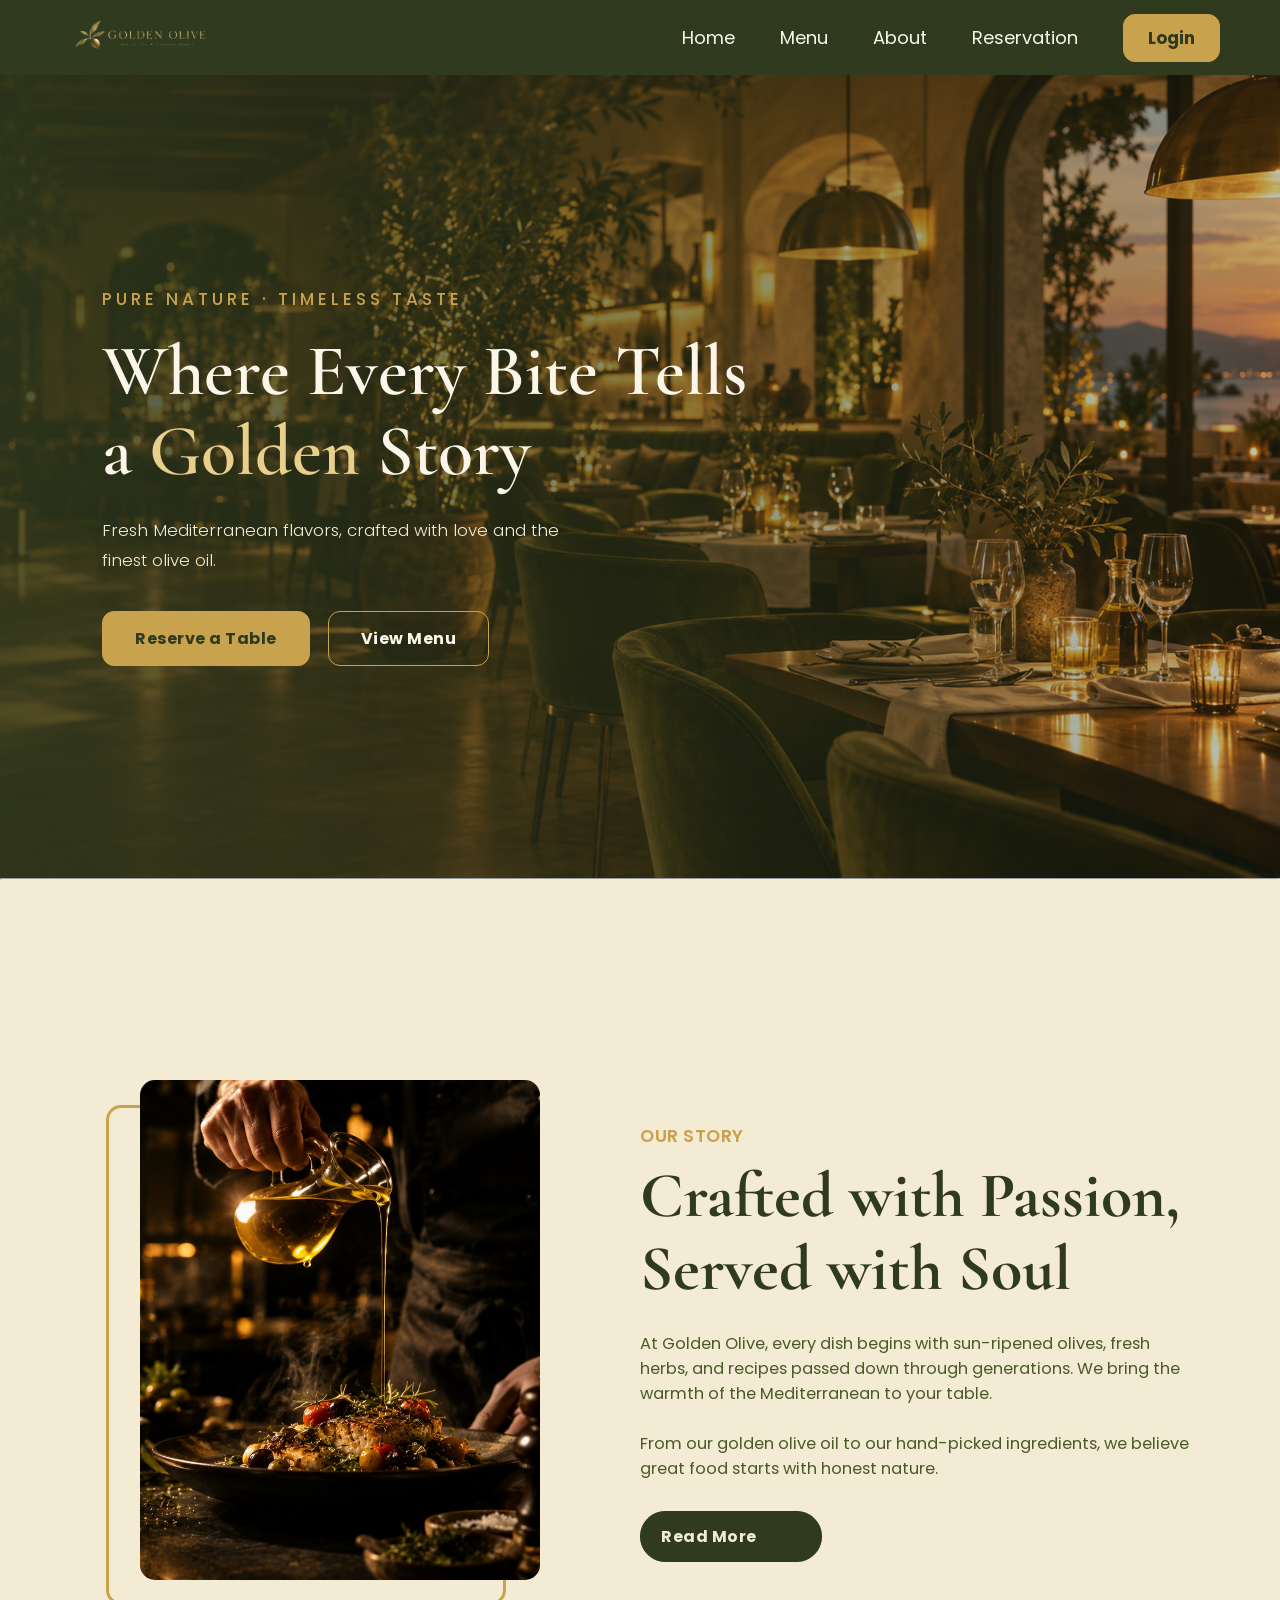
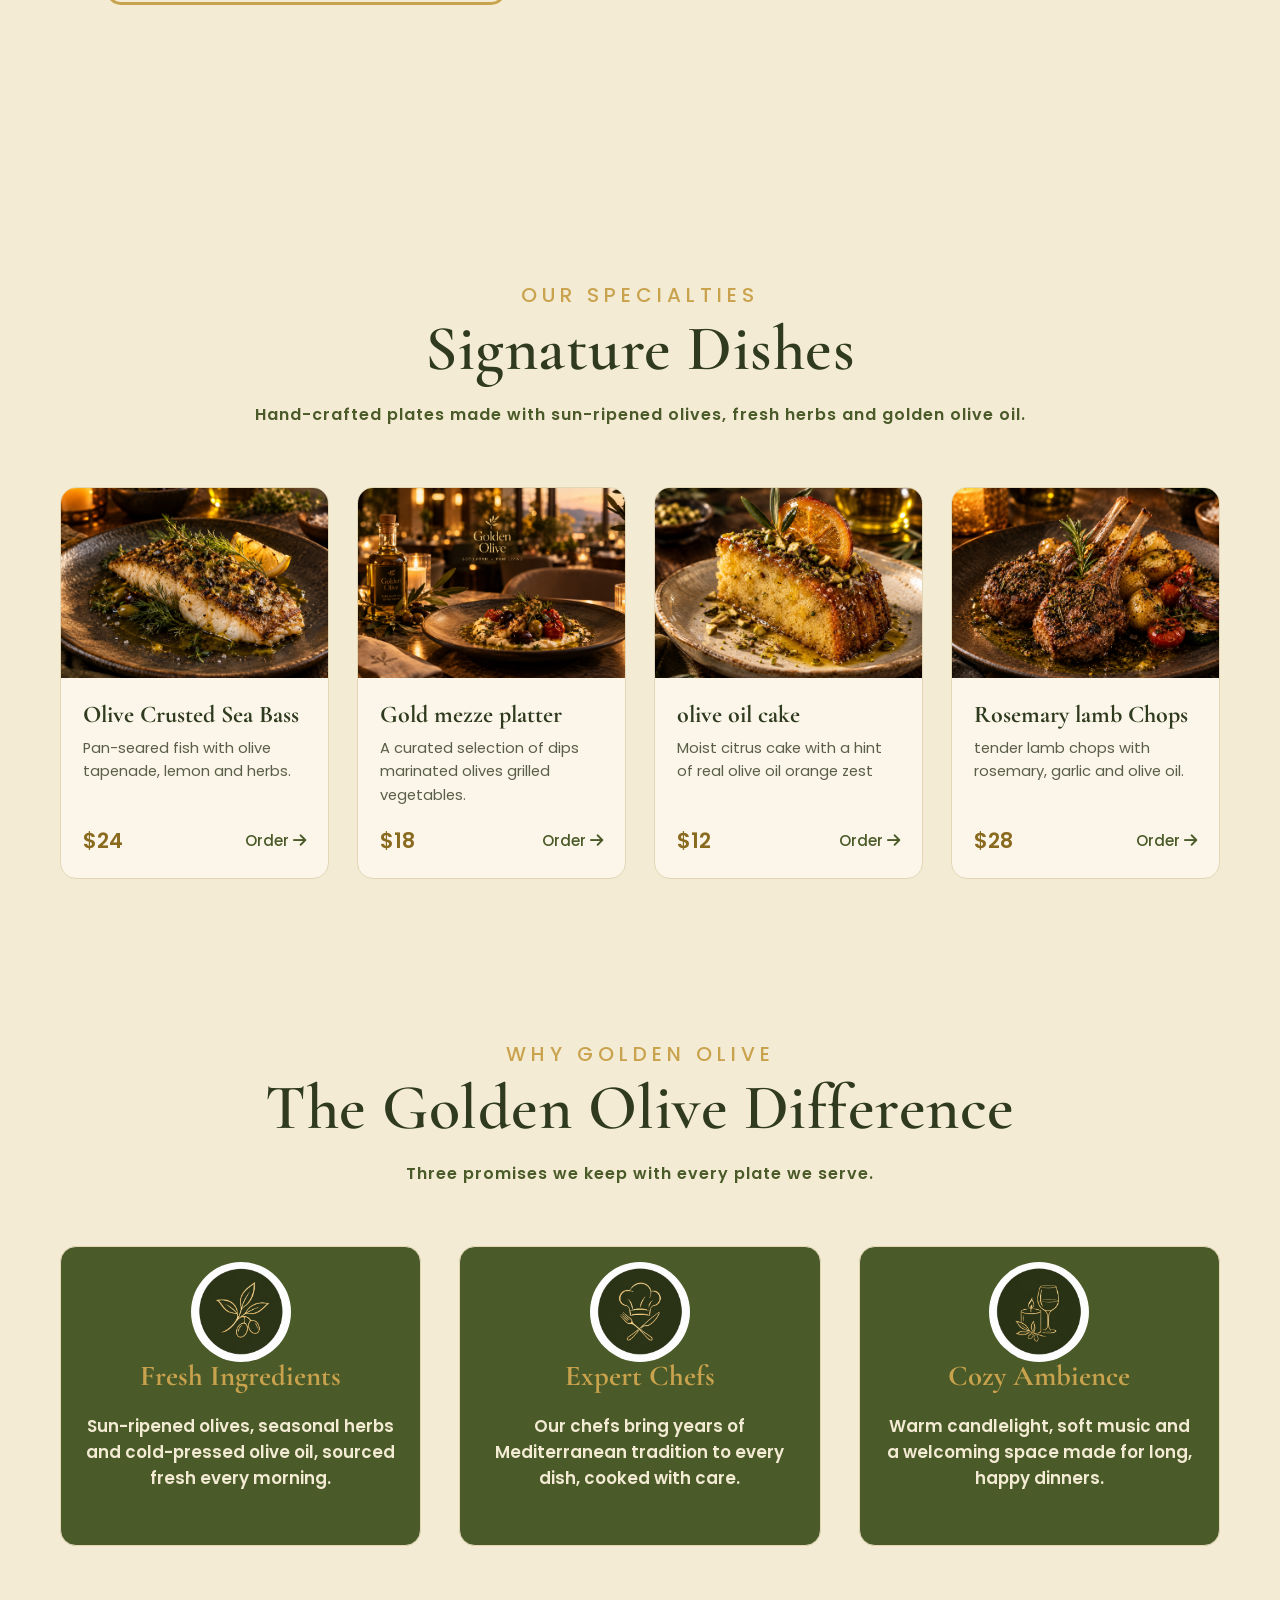
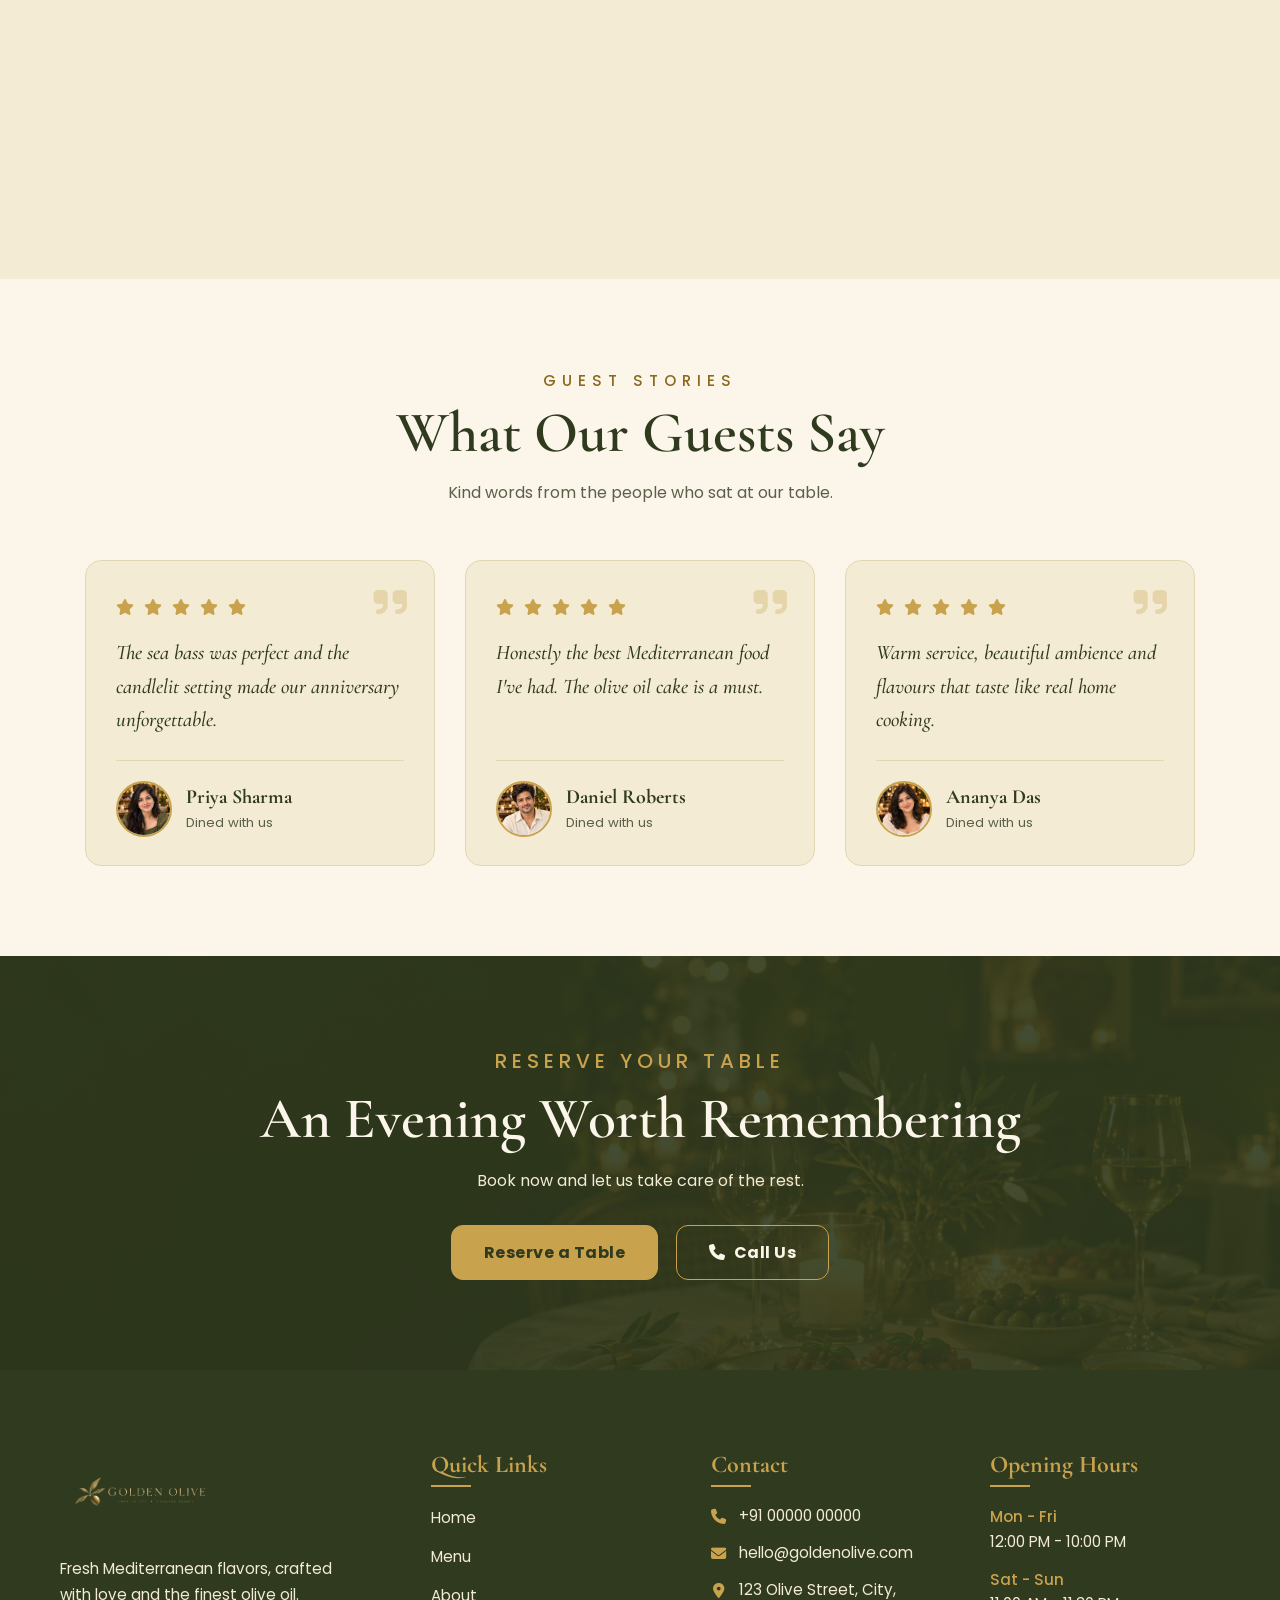
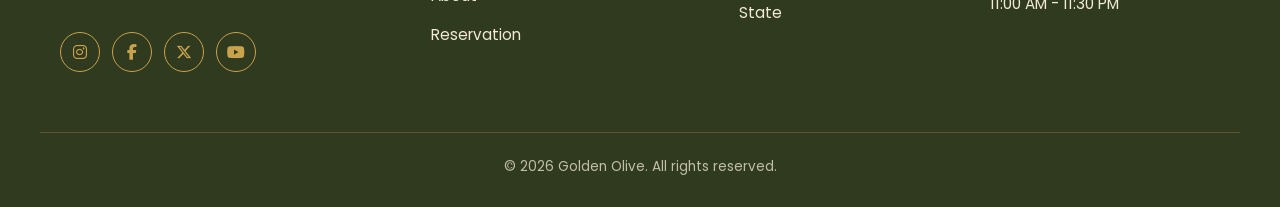
<file: index.html>
<!DOCTYPE html>
<html lang="en">

<head>
    <meta charset="UTF-8">
    <meta name="viewport" content="width=device-width, initial-scale=1.0">
    <title>Golden Olive | Fresh Mediterranean Kitchen.</title>
    <link rel="stylesheet" href="style.css">
    <link rel="preconnect" href="https://fonts.googleapis.com">
    <link rel="preconnect" href="https://fonts.gstatic.com" crossorigin>
    <link
        href="https://fonts.googleapis.com/css2?family=Cormorant+Garamond:wght@500;600;700&family=Poppins:wght@300;400;500&display=swap"
        rel="stylesheet">
    <link rel="stylesheet" href="https://cdnjs.cloudflare.com/ajax/libs/font-awesome/6.5.1/css/all.min.css">
    <link rel="icon" type="image/png" href="assets/Golden Olive Icon with Leaf.png?v=5">
</head>

<body>
    <!-- header-started -->
    <header>
        <nav class="main">
            <div class="logo">
                <img src="assets/Golden_Olive_Luxury_Emblem-removebg-preview.png" alt="logo">
            </div>
            <div class="nav-item">

                <a href="index.html">Home</a>
                <a href="menu.html">Menu</a>
                <a href="about.html">About</a>
                <a href="reservation.html">Reservation</a>
                <a href="login.html"><button>Login</button></a>
            </div>
        </nav>
    </header>
    <!-- header-closed -->
    <!-- section-1-started -->
    <section class="hero-cont">
        <div class="hero-content">
            <p class="hero-tagline">Pure Nature · Timeless Taste</p>
            <h1>Where Every Bite Tells a <span>Golden</span> Story</h1>
            <p class="hero-text">Fresh Mediterranean flavors, crafted with love and the finest olive oil.</p>
            <div class="hero-buttons">
                <a href="reservation.html" class="btn btn-gold">Reserve a Table</a>
                <a href="menu.html" class="btn btn-outline">View Menu</a>
            </div>
        </div>
    </section>
    <hr>
    <!-- section-1-ended -->
    <!-- section-2-started -->

    <section class=" about-preview">
        <div class=" container about-grid">

            <div class="about-img">
                <div class="img-outline"> </div>

                <img src="assets/about-vertical.jpg" alt="">
            </div>

            <div class="about-text">
                <p class="section-label">Our Story</p>
                <h2>Crafted with Passion, Served with Soul</h2>
                <p>At Golden Olive, every dish begins with sun-ripened olives, fresh herbs, and recipes passed down
                    through generations. We bring the warmth of the Mediterranean to your table.</p>
                <p>From our golden olive oil to our hand-picked ingredients, we believe great food starts with honest
                    nature.</p>
                <a href="about.html" class="btn btn-olive">Read More
                    <i class="fa-solid fa-arrow-right"></i></a>
            </div>

        </div>
    </section>
    <!-- section-2-ended -->
    <section class="dishes">
            <p class="lable-first">Our Specialties</p>
            <h2 class="section-title">Signature Dishes</h2>
            <p class="section-sub">Hand-crafted plates made with sun-ripened olives, fresh herbs and golden olive oil.
            </p>
        <div class="food-grid">
            <div class="dish-card">
                <div class="dis-img">
                    <img src="assets/Mediterranean Herb-Crusted Fish Feast.png" alt="Grilled sea bass">
                </div>
                <div class="dish-info">
                    <h3>Olive Crusted Sea Bass</h3>
                    <p>Pan-seared fish with olive tapenade, lemon and herbs.</p>
                    <div class="dish-bottom">
                        <span class="price">$24</span>
                        <a href="#" class="dish-link">Order <i class="fa-solid fa-arrow-right"></i></a>
                    </div>
                </div>
            </div>
             <div class="dish-card">
                <div class="dis-img">
                    <img src="assets/Golden Olive Mediterranean Dining.png" alt="Gold mezze platter">
                </div>
                <div class="dish-info">
                    <h3>Gold mezze platter</h3>
                    <p>A curated selection of dips marinated olives grilled vegetables.</p>
                    <div class="dish-bottom">
                        <span class="price">$18</span>
                        <a href="#" class="dish-link">Order <i class="fa-solid fa-arrow-right"></i></a>
                    </div>
                </div>
            </div>
             <div class="dish-card">
                <div class="dis-img">
                    <img src="assets/Glazed Pistachio Cake with Candied Orange.png" alt="olive oil cake">
                </div>
                <div class="dish-info">
                    <h3>olive oil cake</h3>
                    <p>Moist citrus cake with a hint of real olive oil orange zest</p>
                    <div class="dish-bottom">
                        <span class="price">$12</span>
                        <a href="#" class="dish-link">Order <i class="fa-solid fa-arrow-right"></i></a>
                    </div>
                </div>
            </div>
             <div class="dish-card">
                <div class="dis-img">
                    <img src="assets/Candlelit Herb-Crusted Lamb Chops.png" alt="Rosemary lamb Chops">
                </div>
                <div class="dish-info">
                    <h3>Rosemary lamb Chops</h3>
                    <p>tender lamb chops with rosemary, garlic and olive oil.</p>
                    <div class="dish-bottom">
                        <span class="price">$28 </span>
                        <a href="#" class="dish-link">Order <i class="fa-solid fa-arrow-right"></i></a>
                    </div>
                </div>
            </div>
        </div>
    </section>
     <!-- section-3-ended -->
      <section class="why-us">
            <p class="lable-1">Why Golden Olive</p>
            <h2 class="why-us-title">The Golden Olive Difference</h2>
            <p class="why-us-sub">Three promises we keep with every plate we serve.</p>
             
            <div class="us-grid">
                <div class="us-card">
                    <div class="us-img">
                        <img src="assets/Luxury Olive Branch Emblem.png" alt="">
                    </div>
                    <div class="us-info">
                    <h3>Fresh Ingredients</h3>
                    <p>Sun-ripened olives, seasonal herbs and cold-pressed olive oil, sourced fresh every morning.</p>
                </div>
            </div>
                <div class="us-card">
                    <div class="us-img">
                        <img src="assets/Elegant Culinary Badge Logo.png" alt="">
                    </div>
                    <div class="us-info">
                    <h3>Expert Chefs</h3>
                    <p>Our chefs bring years of Mediterranean tradition to every dish, cooked with care.</p>
                </div>
            </div>
                <div class="us-card">
                    <div class="us-img">
                        <img src="assets/Elegant Candle, Wine Glass, and Olive Sprig.png" alt="">
                    </div>
                    <div class="us-info">
                    <h3>Cozy Ambience</h3>
                    <p>Warm candlelight, soft music and a welcoming space made for long, happy dinners.</p>
                </div>
            </div>

        </section>
        <!-- section-5-started -->
<section class="testimonials">
    <p class="t-label">Guest Stories</p>
    <h2 class="t-title">What Our Guests Say</h2>
    <p class="t-sub">Kind words from the people who sat at our table.</p>

    <div class="t-grid">

        <div class="t-card">
            <i class="fa-solid fa-quote-right t-quote"></i>
            <div class="t-stars">
                <i class="fa-solid fa-star"></i>
                <i class="fa-solid fa-star"></i>
                <i class="fa-solid fa-star"></i>
                <i class="fa-solid fa-star"></i>
                <i class="fa-solid fa-star"></i>
            </div>
            <p class="t-text">The sea bass was perfect and the candlelit setting made our anniversary unforgettable.</p>
            <div class="t-user">
                <img src="assets/Warm Cafe Portrait with Golden Bokeh - Copy.png" alt="Priya Sharma">
                <div>
                    <h4>Priya Sharma</h4>
                    <span>Dined with us</span>
                </div>
            </div>
        </div>

        <div class="t-card">
            <i class="fa-solid fa-quote-right t-quote"></i>
            <div class="t-stars">
                <i class="fa-solid fa-star"></i>
                <i class="fa-solid fa-star"></i>
                <i class="fa-solid fa-star"></i>
                <i class="fa-solid fa-star"></i>
                <i class="fa-solid fa-star"></i>
            </div>
            <p class="t-text">Honestly the best Mediterranean food I've had. The olive oil cake is a must.</p>
            <div class="t-user">
                <img src="assets/Warm CafePortrait with Golden Bokeh.png" alt="Daniel Roberts">
                <div>
                    <h4>Daniel Roberts</h4>
                    <span>Dined with us</span>
                </div>
            </div>
        </div>

        <div class="t-card">
            <i class="fa-solid fa-quote-right t-quote"></i>
            <div class="t-stars">
                <i class="fa-solid fa-star"></i>
                <i class="fa-solid fa-star"></i>
                <i class="fa-solid fa-star"></i>
                <i class="fa-solid fa-star"></i>
                <i class="fa-solid fa-star"></i>
            </div>
            <p class="t-text">Warm service, beautiful ambience and flavours that taste like real home cooking.</p>
            <div class="t-user">
                <img src="assets/Warm Candlelit Cafe Portrait.png" alt="Ananya Das">
                <div>
                    <h4>Ananya Das</h4>
                    <span>Dined with us</span>
                </div>
            </div>
        </div>

    </div>  <!-- closes t-grid ONCE, after all 3 cards -->
</section>
<!-- section-5-ended -->
 <section class="reserve-banner">
    <p class="lable-first">Reserve Your Table</p>
    <h2 class="reserve-title">An Evening Worth Remembering</h2>
    <p class="reserve-text">Book now and let us take care of the rest.</p>
    <div class="hero-buttons">
        <a href="reservation.html" class="btn btn-gold">Reserve a Table</a>
        <a href="tel:+910000000000" class="btn btn-outline"> <i class="fa-solid fa-phone"></i>Call Us</a>
    </div>
</section>
<!-- footer-started -->
<footer class="footer">
    <div class="footer-grid">

        <!-- Column 1: Brand -->
        <div class="footer-col">
            <img src="assets/Golden_Olive_Luxury_Emblem-removebg-preview.png" alt="Golden Olive logo" class="footer-logo">
            <p class="footer-about">Fresh Mediterranean flavors, crafted with love and the finest olive oil.</p>
            <div class="footer-social">
                <!-- Replace # with your social media URLs -->
                <a href="#" aria-label="Instagram"><i class="fa-brands fa-instagram"></i></a>
                <a href="#" aria-label="Facebook"><i class="fa-brands fa-facebook-f"></i></a>
                <a href="#" aria-label="X (Twitter)"><i class="fa-brands fa-x-twitter"></i></a>
                <a href="#" aria-label="YouTube"><i class="fa-brands fa-youtube"></i></a>
            </div>
        </div>

        <!-- Column 2: Quick Links -->
        <div class="footer-col">
            <h3 class="footer-heading">Quick Links</h3>
            <nav aria-label="Footer quick links">
                <ul class="footer-links">
                    <li><a href="index.html">Home</a></li>
                    <li><a href="#">Menu</a></li>
                    <li><a href="about.html">About</a></li>
                    <li><a href="#">Reservation</a></li>
                </ul>
            </nav>
        </div>

        <!-- Column 3: Contact -->
        <div class="footer-col">
            <h3 class="footer-heading">Contact</h3>
            <address>
                <ul class="footer-links footer-contact">
                    <!-- Replace phone, email and address with your real details -->
                    <li><i class="fa-solid fa-phone"></i><a href="tel:+910000000000">+91 00000 00000</a></li>
                    <li><i class="fa-solid fa-envelope"></i><a href="mailto:hello@goldenolive.com">hello@goldenolive.com</a></li>
                    <li><i class="fa-solid fa-location-dot"></i><span>123 Olive Street, City, State</span></li>
                </ul>
            </address>
        </div>

        <!-- Column 4: Opening Hours -->
        <div class="footer-col">
            <h3 class="footer-heading">Opening Hours</h3>
            <ul class="footer-links footer-hours">
                <li><span>Mon - Fri</span> 12:00 PM - 10:00 PM</li>
                <li><span>Sat - Sun</span> 11:00 AM - 11:30 PM</li>
            </ul>
        </div>

    </div>

    <div class="footer-bottom">
        <p>© 2026 Golden Olive. All rights reserved.</p>
    </div>
</footer>
<!-- footer-ended -->
</body>

</html>
</file>
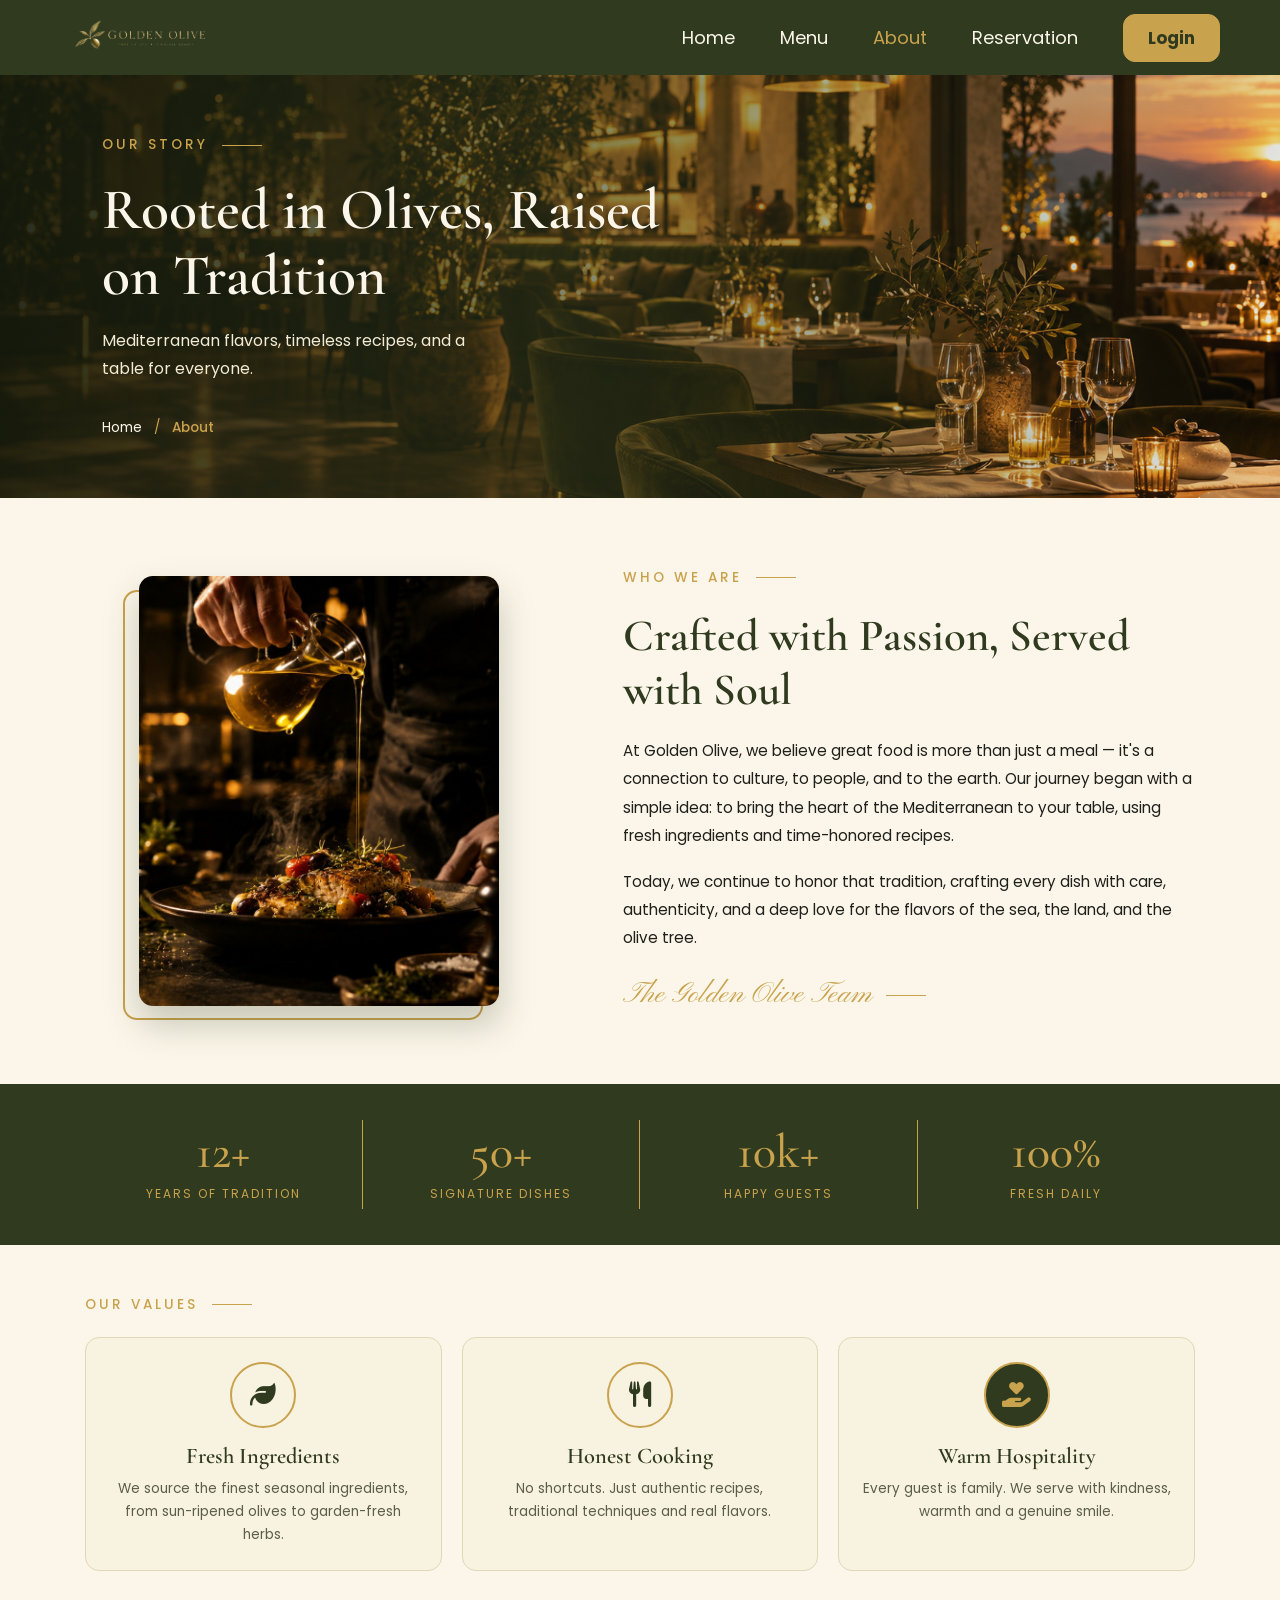
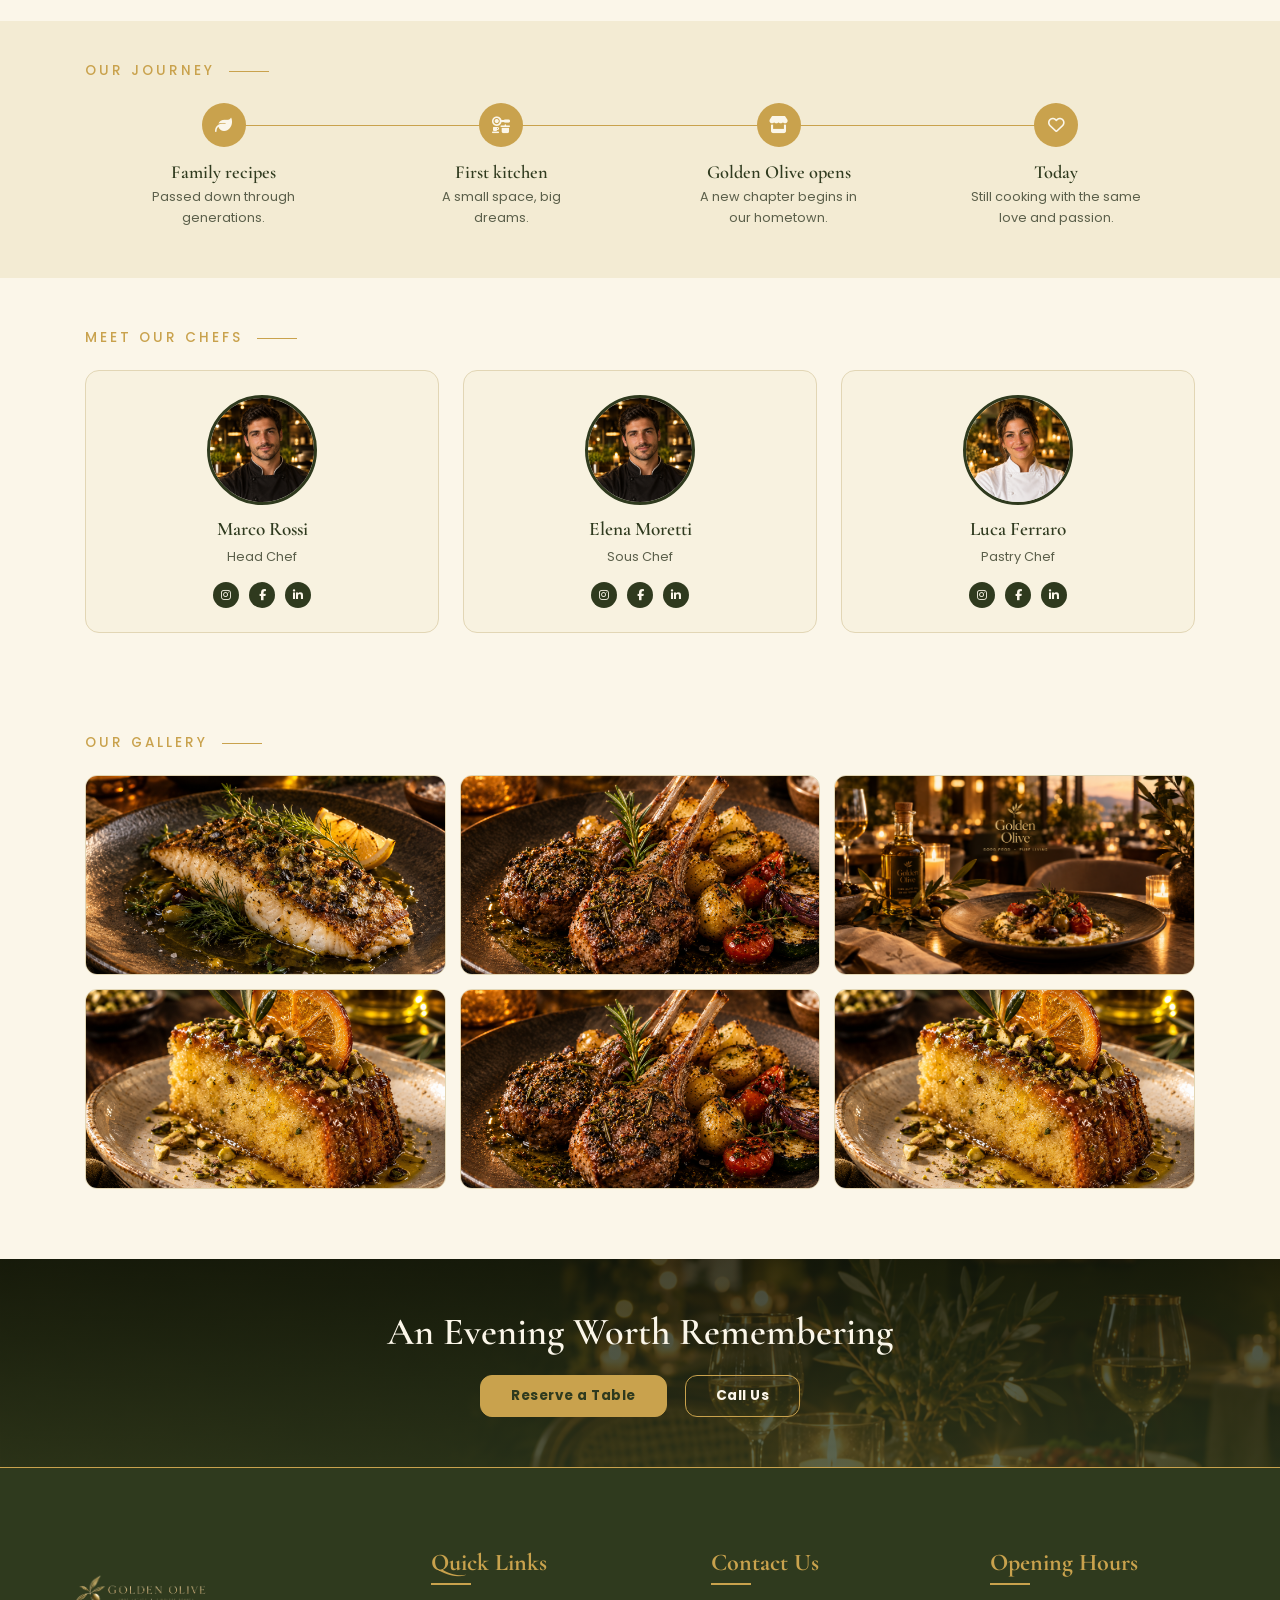
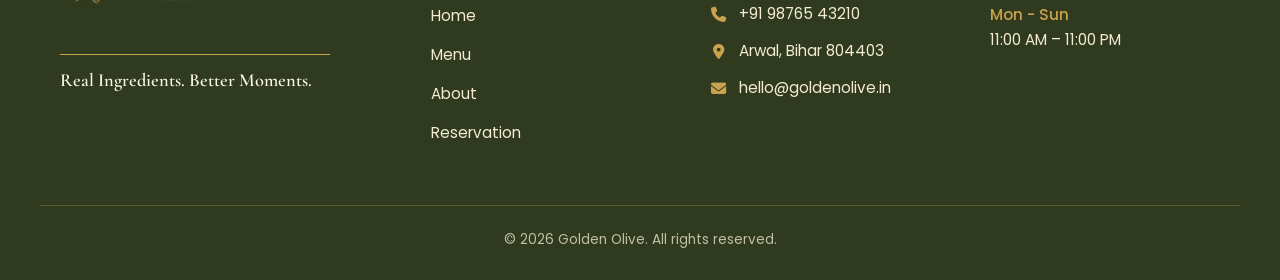
<file: about.html>
<!DOCTYPE html>
<html lang="en">

<head>
    <meta charset="UTF-8">
    <meta name="viewport" content="width=device-width, initial-scale=1.0">
    <title>About | Golden Olive</title>
    <link rel="stylesheet" href="style.css">
    <link rel="stylesheet" href="about.css">
    <link rel="preconnect" href="https://fonts.googleapis.com">
    <link rel="preconnect" href="https://fonts.gstatic.com" crossorigin>
    <link href="https://fonts.googleapis.com/css2?family=Cormorant+Garamond:wght@500;600;700&family=Pinyon+Script&family=Poppins:wght@300;400;500&display=swap" rel="stylesheet">
    <link rel="stylesheet" href="https://cdnjs.cloudflare.com/ajax/libs/font-awesome/6.5.1/css/all.min.css">
    <link rel="icon" type="image/png" href="assets/Golden Olive Icon with Leaf.png?v=5">
</head>

<body>
    <header>
        <nav class="main">
            <div class="logo">
                <img src="assets/Golden_Olive_Luxury_Emblem-removebg-preview.png" alt="Golden Olive logo">
            </div>
            <div class="nav-item">
                <a href="index.html">Home</a>
                <a href="menu.html">Menu</a>
                <a href="about.html" class="active">About</a>
                <a href="reservation.html">Reservation</a>
                <button type="button" onclick="location.href='login.html'">Login</button>
            </div>
        </nav>
    </header>

    <main>
        <!-- Hero -->
        <section class="ab-hero">
            <div class="ab-hero-content">
                <p class="ab-label">Our Story</p>
                <h1>Rooted in Olives, Raised on Tradition</h1>
                <p class="ab-hero-text">Mediterranean flavors, timeless recipes, and a table for everyone.</p>
                <p class="ab-crumb"><a href="index.html">Home</a> <span>/</span> <strong>About</strong></p>
            </div>
        </section>

        <!-- Who we are -->
        <section class="ab-story">
            <div class="ab-wrap ab-story-grid">
                <div class="ab-story-img">
                    <div class="ab-frame"></div>
                    <img src="assets/about-vertical.jpg" alt="Chef drizzling olive oil over a dish">
                </div>
                <div class="ab-story-text">
                    <p class="ab-label">Who We Are</p>
                    <h2>Crafted with Passion, Served with Soul</h2>
                    <p>At Golden Olive, we believe great food is more than just a meal — it's a connection to culture, to people, and to the earth. Our journey began with a simple idea: to bring the heart of the Mediterranean to your table, using fresh ingredients and time-honored recipes.</p>
                    <p>Today, we continue to honor that tradition, crafting every dish with care, authenticity, and a deep love for the flavors of the sea, the land, and the olive tree.</p>
                    <p class="ab-sign">The Golden Olive Team</p>
                </div>
            </div>
        </section>

        <!-- Stats -->
        <section class="ab-stats">
            <div class="ab-wrap ab-stats-grid">
                <div class="ab-stat"><h3>12+</h3><p>Years of Tradition</p></div>
                <div class="ab-stat"><h3>50+</h3><p>Signature Dishes</p></div>
                <div class="ab-stat"><h3>10k+</h3><p>Happy Guests</p></div>
                <div class="ab-stat"><h3>100%</h3><p>Fresh Daily</p></div>
            </div>
        </section>

        <!-- Values -->
        <section class="ab-section">
            <div class="ab-wrap">
                <p class="ab-label">Our Values</p>
                <div class="ab-values">
                    <div class="ab-card">
                        <div class="ab-icon"><i class="fa-solid fa-leaf"></i></div>
                        <h3>Fresh Ingredients</h3>
                        <p>We source the finest seasonal ingredients, from sun-ripened olives to garden-fresh herbs.</p>
                    </div>
                    <div class="ab-card">
                        <div class="ab-icon"><i class="fa-solid fa-utensils"></i></div>
                        <h3>Honest Cooking</h3>
                        <p>No shortcuts. Just authentic recipes, traditional techniques and real flavors.</p>
                    </div>
                    <div class="ab-card">
                        <div class="ab-icon ab-icon-dark"><i class="fa-solid fa-hand-holding-heart"></i></div>
                        <h3>Warm Hospitality</h3>
                        <p>Every guest is family. We serve with kindness, warmth and a genuine smile.</p>
                    </div>
                </div>
            </div>
        </section>

        <!-- Journey -->
        <section class="ab-journey">
            <div class="ab-wrap">
                <p class="ab-label">Our Journey</p>
                <div class="ab-timeline">
                    <div class="ab-step">
                        <div class="ab-dot"><i class="fa-solid fa-leaf"></i></div>
                        <div><h4>Family recipes</h4><p>Passed down through generations.</p></div>
                    </div>
                    <div class="ab-step">
                        <div class="ab-dot"><i class="fa-solid fa-kitchen-set"></i></div>
                        <div><h4>First kitchen</h4><p>A small space, big dreams.</p></div>
                    </div>
                    <div class="ab-step">
                        <div class="ab-dot"><i class="fa-solid fa-store"></i></div>
                        <div><h4>Golden Olive opens</h4><p>A new chapter begins in our hometown.</p></div>
                    </div>
                    <div class="ab-step">
                        <div class="ab-dot"><i class="fa-regular fa-heart"></i></div>
                        <div><h4>Today</h4><p>Still cooking with the same love and passion.</p></div>
                    </div>
                </div>
            </div>
        </section>

        <!-- Chefs -->
        <section class="ab-section">
            <div class="ab-wrap">
                <p class="ab-label">Meet Our Chefs</p>
                <div class="ab-chefs">
                    <div class="ab-card ab-chef">
                        <img src="assets/Cinematic Chef Portrait in a Warm Kitchen.png" alt="Marco Rossi">
                        <h3>Marco Rossi</h3>
                        <span>Head Chef</span>
                        <div class="ab-social">
                            <a href="#" aria-label="Instagram"><i class="fa-brands fa-instagram"></i></a>
                            <a href="#" aria-label="Facebook"><i class="fa-brands fa-facebook-f"></i></a>
                            <a href="#" aria-label="LinkedIn"><i class="fa-brands fa-linkedin-in"></i></a>
                        </div>
                    </div>
                    <div class="ab-card ab-chef">
                        <img src="assets/Cinematic Chef Portrait in a Warm Kitchen.png" alt="Elena Moretti">
                        <h3>Elena Moretti</h3>
                        <span>Sous Chef</span>
                        <div class="ab-social">
                            <a href="#" aria-label="Instagram"><i class="fa-brands fa-instagram"></i></a>
                            <a href="#" aria-label="Facebook"><i class="fa-brands fa-facebook-f"></i></a>
                            <a href="#" aria-label="LinkedIn"><i class="fa-brands fa-linkedin-in"></i></a>
                        </div>
                    </div>
                    <div class="ab-card ab-chef">
                        <img src="assets/Warm Culinary Portrait in Candlelight.png" alt="Luca Ferraro">
                        <h3>Luca Ferraro</h3>
                        <span>Pastry Chef</span>
                        <div class="ab-social">
                            <a href="#" aria-label="Instagram"><i class="fa-brands fa-instagram"></i></a>
                            <a href="#" aria-label="Facebook"><i class="fa-brands fa-facebook-f"></i></a>
                            <a href="#" aria-label="LinkedIn"><i class="fa-brands fa-linkedin-in"></i></a>
                        </div>
                    </div>
                </div>
            </div>
        </section>

        <!-- Gallery -->
        <section class="ab-section ab-gallery-sec">
            <div class="ab-wrap">
                <p class="ab-label">Our Gallery</p>
                <div class="ab-gallery">
                    <img src="assets/Mediterranean Herb-Crusted Fish Feast.png" alt="Grilled sea bass with lemon">
                    <img src="assets/Candlelit Herb-Crusted Lamb Chops.png" alt="Candlelit restaurant interior">
                    <img src="assets/Golden Olive Mediterranean Dining.png" alt="Mezze platter">
                    <img src="assets/Glazed Pistachio Cake with Candied Orange.png" alt="Olive oil bottles and olives">
                    <img src="assets/Candlelit Herb-Crusted Lamb Chops.png" alt="Rosemary lamb chops">
                    <img src="assets/Glazed Pistachio Cake with Candied Orange.png" alt="Olive oil cake">
                </div>
            </div>
        </section>

        <!-- CTA -->
        <section class="ab-cta">
            <h2>An Evening Worth Remembering</h2>
            <div class="hero-buttons">
                <a href="reservation.html" class="btn btn-gold">Reserve a Table</a>
                <a href="tel:+919876543210" class="btn btn-outline">Call Us</a>
            </div>
        </section>
    </main>

    <footer class="footer">
        <div class="footer-grid">
            <div class="footer-col">
                <img src="assets/Golden_Olive_Luxury_Emblem-removebg-preview.png" alt="Golden Olive logo" class="footer-logo">
                <p class="footer-tagline">Real Ingredients. Better Moments.</p>
            </div>
            <div class="footer-col">
                <h3 class="footer-heading">Quick Links</h3>
                <nav aria-label="Footer quick links">
                    <ul class="footer-links">
                        <li><a href="index.html">Home</a></li>
                        <li><a href="menu.html">Menu</a></li>
                        <li><a href="about.html">About</a></li>
                        <li><a href="reservation.html">Reservation</a></li>
                    </ul>
                </nav>
            </div>
            <div class="footer-col">
                <h3 class="footer-heading">Contact Us</h3>
                <address>
                    <ul class="footer-links footer-contact">
                        <li><i class="fa-solid fa-phone"></i><a href="tel:+919876543210">+91 98765 43210</a></li>
                        <li><i class="fa-solid fa-location-dot"></i><span>Arwal, Bihar 804403</span></li>
                        <li><i class="fa-solid fa-envelope"></i><a href="mailto:hello@goldenolive.in">hello@goldenolive.in</a></li>
                    </ul>
                </address>
            </div>
            <div class="footer-col">
                <h3 class="footer-heading">Opening Hours</h3>
                <ul class="footer-links footer-hours">
                    <li><span>Mon - Sun</span> 11:00 AM – 11:00 PM</li>
                </ul>
            </div>
        </div>
        <div class="footer-bottom">
            <p>© 2026 Golden Olive. All rights reserved.</p>
        </div>
    </footer>
</body>

</html>
</file>
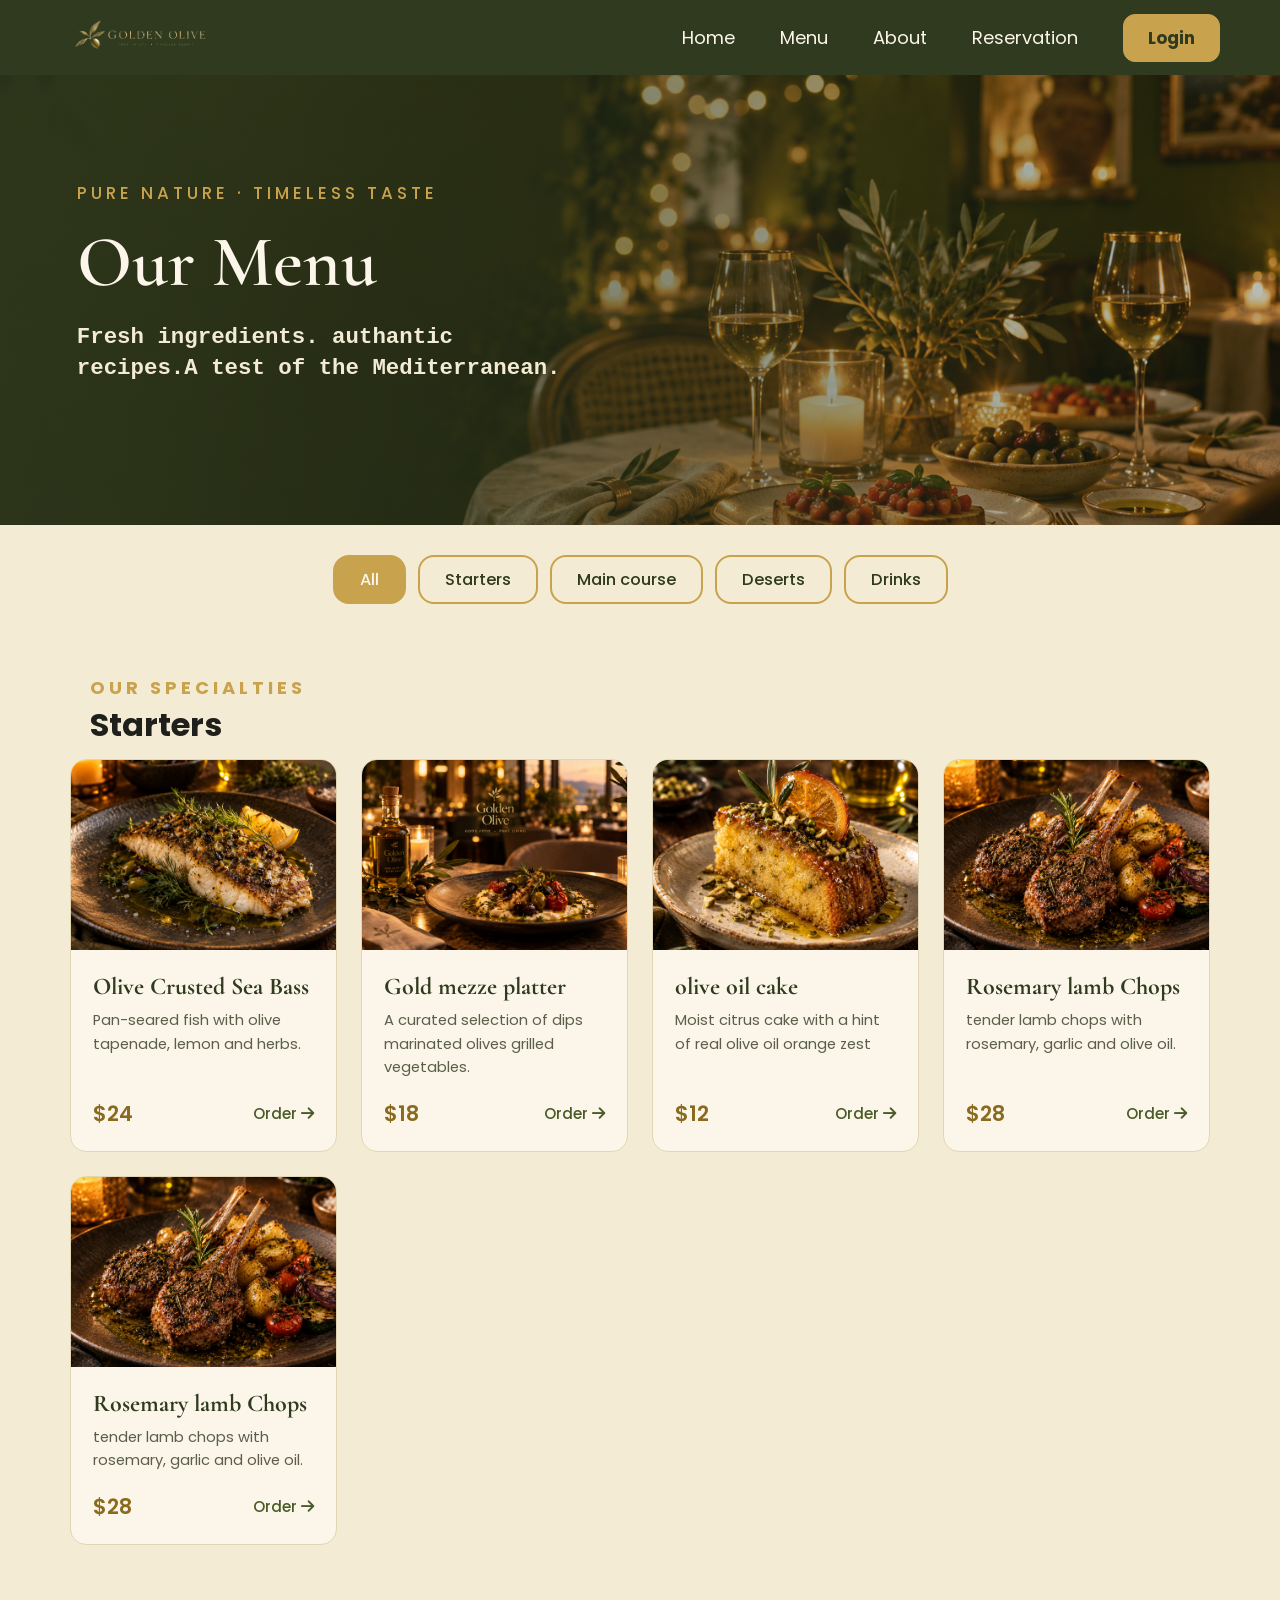
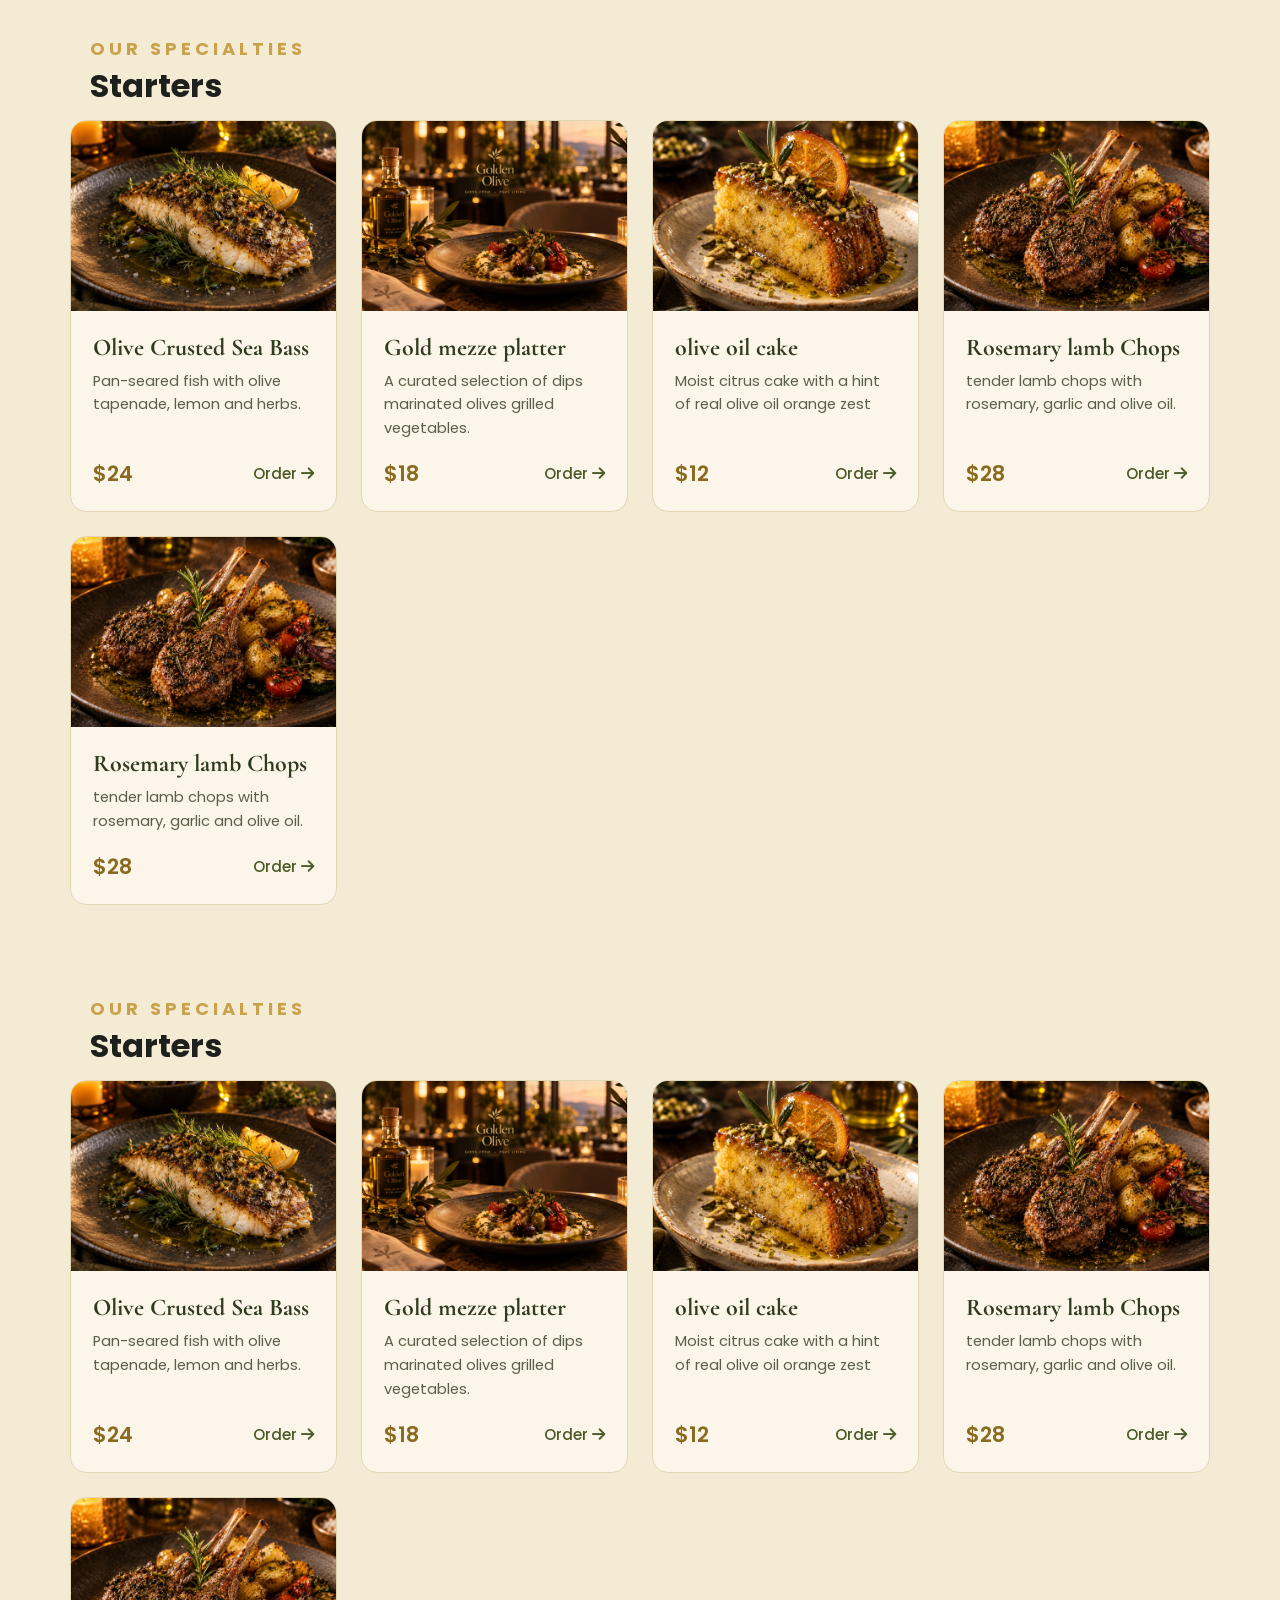
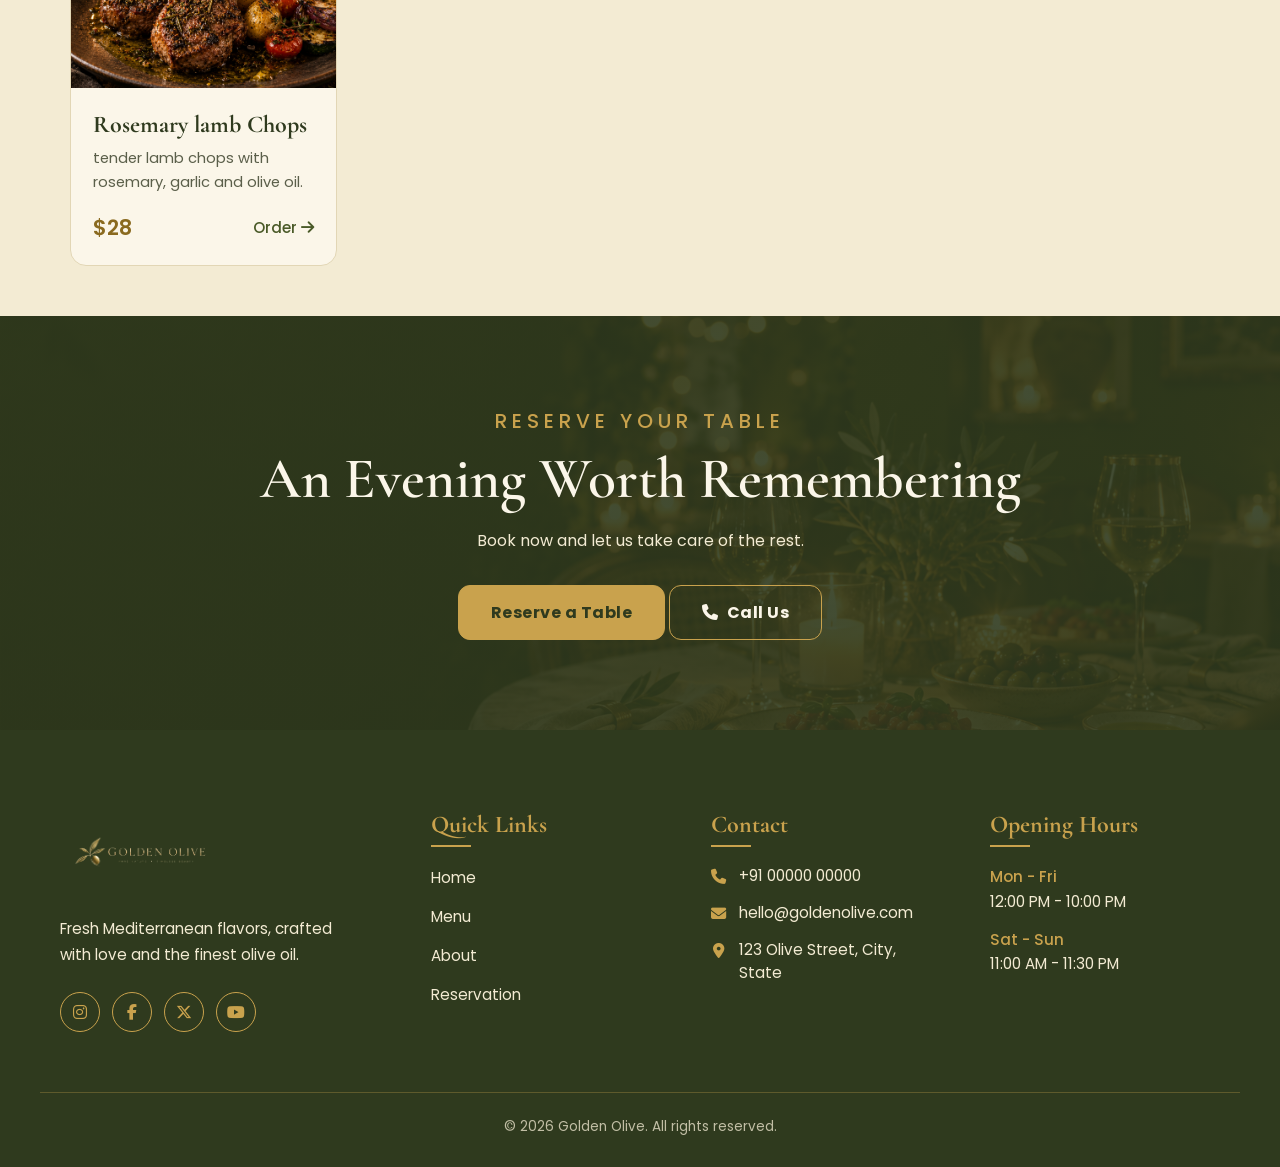
<file: menu.html>
<!DOCTYPE html>
<html lang="en">
<head>
    <meta charset="UTF-8">
    <meta name="viewport" content="width=device-width, initial-scale=1.0">
    <title>Document</title>
    <link rel="stylesheet" href="style.css">
    <link rel="stylesheet" href="menu.css">
    <link rel="preconnect" href="https://fonts.googleapis.com">
    <link rel="preconnect" href="https://fonts.gstatic.com" crossorigin>
    <link
        href="https://fonts.googleapis.com/css2?family=Cormorant+Garamond:wght@500;600;700&family=Poppins:wght@300;400;500&display=swap"
        rel="stylesheet">
    <link rel="stylesheet" href="https://cdnjs.cloudflare.com/ajax/libs/font-awesome/6.5.1/css/all.min.css">
    <link rel="icon" type="image/png" href="assets/Golden Olive Icon with Leaf.png?v=5">
</head>
<body>
     <header>
        <nav class="main">
            <div class="logo">
                <img src="assets/Golden_Olive_Luxury_Emblem-removebg-preview.png" alt="logo">
            </div>
            <div class="nav-item">

                <a href="index.html">Home</a>
                <a href="menu.html">Menu</a>
                <a href="about.html">About</a>
                <a href="reservation.html">Reservation</a>
                <a href="login.html"><button>Login</button></a>
            </div>
        </nav>
    </header>
<section class="menu-cont">
        <div class="menu-content">
            <p class="menu-tagline">Pure Nature · Timeless Taste</p>
           <h1>Our Menu</h1>
            <p class="menu-text">Fresh ingredients. authantic recipes.A test of the Mediterranean.</p>
        </div>
        </section>
        <div class="bnt">
            <div class="bnt-center">
                <button class="active">All</button>
                <button >Starters</button>
                <button>Main course</button>
                <button>Deserts</button>
                <button>Drinks</button>

            </div>

        </div>
        <div class="menu-start">
            <div class="menu-card">
                <div class="menutitle-gold">Our specialties</div>
                <h1>Starters</h1>
                <div class="food-grid">
            <div class="dish-cards">
                <div class="dis-imgs">
                    <img src="assets/Mediterranean Herb-Crusted Fish Feast.png" alt="Grilled sea bass">
                </div>
                <div class="dish-infos">
                    <h3>Olive Crusted Sea Bass</h3>
                    <p>Pan-seared fish with olive tapenade, lemon and herbs.</p>
                    <div class="dishs-bottom">
                        <span class="prices">$24</span>
                        <a href="#" class="dish-link">Order <i class="fa-solid fa-arrow-right"></i></a>
                    </div>
                </div>
            </div>
             <div class="dish-cards">
                <div class="dis-imgs">
                    <img src="assets/Golden Olive Mediterranean Dining.png" alt="Gold mezze platter">
                </div>
                <div class="dish-infos">
                    <h3>Gold mezze platter</h3>
                    <p>A curated selection of dips marinated olives grilled vegetables.</p>
                    <div class="dishs-bottom">
                        <span class="prices">$18</span>
                        <a href="#" class="dish-link">Order <i class="fa-solid fa-arrow-right"></i></a>
                    </div>
                </div>
            </div>
             <div class="dish-cards">
                <div class="dis-imgs">
                    <img src="assets/Glazed Pistachio Cake with Candied Orange.png" alt="olive oil cake">
                </div>
                <div class="dish-infos">
                    <h3>olive oil cake</h3>
                    <p>Moist citrus cake with a hint of real olive oil orange zest</p>
                    <div class="dishs-bottom">
                        <span class="prices">$12</span>
                        <a href="#" class="dish-link">Order <i class="fa-solid fa-arrow-right"></i></a>
                    </div>
                </div>
            </div>
             <div class="dish-cards">
                <div class="dis-imgs">
                    <img src="assets/Candlelit Herb-Crusted Lamb Chops.png" alt="Rosemary lamb Chops">
                </div>
                <div class="dish-infos">
                    <h3>Rosemary lamb Chops</h3>
                    <p>tender lamb chops with rosemary, garlic and olive oil.</p>
                    <div class="dishs-bottom">
                        <span class="prices">$28 </span>
                        <a href="#" class="dish-link">Order <i class="fa-solid fa-arrow-right"></i></a>
                    </div>
                </div>
            </div>
            <div class="dish-cards">
                <div class="dis-imgs">
                    <img src="assets/Candlelit Herb-Crusted Lamb Chops.png" alt="Rosemary lamb Chops">
                </div>
                <div class="dish-infos">
                    <h3>Rosemary lamb Chops</h3>
                    <p>tender lamb chops with rosemary, garlic and olive oil.</p>
                    <div class="dishs-bottom">
                        <span class="prices">$28 </span>
                        <a href="#" class="dish-link">Order <i class="fa-solid fa-arrow-right"></i></a>
                    </div>
                </div>
            </div>
        </div>
            </div>
        </div>

        <!-- second card row -->
         <div class="menu-start">
            <div class="menu-card">
                <div class="menutitle-gold">Our specialties</div>
                <h1>Starters</h1>
                <div class="food-grid">
            <div class="dish-cards">
                <div class="dis-imgs">
                    <img src="assets/Mediterranean Herb-Crusted Fish Feast.png" alt="Grilled sea bass">
                </div>
                <div class="dish-infos">
                    <h3>Olive Crusted Sea Bass</h3>
                    <p>Pan-seared fish with olive tapenade, lemon and herbs.</p>
                    <div class="dishs-bottom">
                        <span class="prices">$24</span>
                        <a href="#" class="dish-link">Order <i class="fa-solid fa-arrow-right"></i></a>
                    </div>
                </div>
            </div>
             <div class="dish-cards">
                <div class="dis-imgs">
                    <img src="assets/Golden Olive Mediterranean Dining.png" alt="Gold mezze platter">
                </div>
                <div class="dish-infos">
                    <h3>Gold mezze platter</h3>
                    <p>A curated selection of dips marinated olives grilled vegetables.</p>
                    <div class="dishs-bottom">
                        <span class="prices">$18</span>
                        <a href="#" class="dish-link">Order <i class="fa-solid fa-arrow-right"></i></a>
                    </div>
                </div>
            </div>
             <div class="dish-cards">
                <div class="dis-imgs">
                    <img src="assets/Glazed Pistachio Cake with Candied Orange.png" alt="olive oil cake">
                </div>
                <div class="dish-infos">
                    <h3>olive oil cake</h3>
                    <p>Moist citrus cake with a hint of real olive oil orange zest</p>
                    <div class="dishs-bottom">
                        <span class="prices">$12</span>
                        <a href="#" class="dish-link">Order <i class="fa-solid fa-arrow-right"></i></a>
                    </div>
                </div>
            </div>
             <div class="dish-cards">
                <div class="dis-imgs">
                    <img src="assets/Candlelit Herb-Crusted Lamb Chops.png" alt="Rosemary lamb Chops">
                </div>
                <div class="dish-infos">
                    <h3>Rosemary lamb Chops</h3>
                    <p>tender lamb chops with rosemary, garlic and olive oil.</p>
                    <div class="dishs-bottom">
                        <span class="prices">$28 </span>
                        <a href="#" class="dish-link">Order <i class="fa-solid fa-arrow-right"></i></a>
                    </div>
                </div>
            </div>
            <div class="dish-cards">
                <div class="dis-imgs">
                    <img src="assets/Candlelit Herb-Crusted Lamb Chops.png" alt="Rosemary lamb Chops">
                </div>
                <div class="dish-infos">
                    <h3>Rosemary lamb Chops</h3>
                    <p>tender lamb chops with rosemary, garlic and olive oil.</p>
                    <div class="dishs-bottom">
                        <span class="prices">$28 </span>
                        <a href="#" class="dish-link">Order <i class="fa-solid fa-arrow-right"></i></a>
                    </div>
                </div>
            </div>
        </div>
            </div>
        </div>
        <!-- third row started  -->
         <div class="menu-start">
            <div class="menu-card">
                <div class="menutitle-gold">Our specialties</div>
                <h1>Starters</h1>
                <div class="food-grid">
            <div class="dish-cards">
                <div class="dis-imgs">
                    <img src="assets/Mediterranean Herb-Crusted Fish Feast.png" alt="Grilled sea bass">
                </div>
                <div class="dish-infos">
                    <h3>Olive Crusted Sea Bass</h3>
                    <p>Pan-seared fish with olive tapenade, lemon and herbs.</p>
                    <div class="dishs-bottom">
                        <span class="prices">$24</span>
                        <a href="#" class="dish-link">Order <i class="fa-solid fa-arrow-right"></i></a>
                    </div>
                </div>
            </div>
             <div class="dish-cards">
                <div class="dis-imgs">
                    <img src="assets/Golden Olive Mediterranean Dining.png" alt="Gold mezze platter">
                </div>
                <div class="dish-infos">
                    <h3>Gold mezze platter</h3>
                    <p>A curated selection of dips marinated olives grilled vegetables.</p>
                    <div class="dishs-bottom">
                        <span class="prices">$18</span>
                        <a href="#" class="dish-link">Order <i class="fa-solid fa-arrow-right"></i></a>
                    </div>
                </div>
            </div>
             <div class="dish-cards">
                <div class="dis-imgs">
                    <img src="assets/Glazed Pistachio Cake with Candied Orange.png" alt="olive oil cake">
                </div>
                <div class="dish-infos">
                    <h3>olive oil cake</h3>
                    <p>Moist citrus cake with a hint of real olive oil orange zest</p>
                    <div class="dishs-bottom">
                        <span class="prices">$12</span>
                        <a href="#" class="dish-link">Order <i class="fa-solid fa-arrow-right"></i></a>
                    </div>
                </div>
            </div>
             <div class="dish-cards">
                <div class="dis-imgs">
                    <img src="assets/Candlelit Herb-Crusted Lamb Chops.png" alt="Rosemary lamb Chops">
                </div>
                <div class="dish-infos">
                    <h3>Rosemary lamb Chops</h3>
                    <p>tender lamb chops with rosemary, garlic and olive oil.</p>
                    <div class="dishs-bottom">
                        <span class="prices">$28 </span>
                        <a href="#" class="dish-link">Order <i class="fa-solid fa-arrow-right"></i></a>
                    </div>
                </div>
            </div>
            <div class="dish-cards">
                <div class="dis-imgs">
                    <img src="assets/Candlelit Herb-Crusted Lamb Chops.png" alt="Rosemary lamb Chops">
                </div>
                <div class="dish-infos">
                    <h3>Rosemary lamb Chops</h3>
                    <p>tender lamb chops with rosemary, garlic and olive oil.</p>
                    <div class="dishs-bottom">
                        <span class="prices">$28 </span>
                        <a href="#" class="dish-link">Order <i class="fa-solid fa-arrow-right"></i></a>
                    </div>
                </div>
            </div>
        </div>
            </div>
        </div>
        <!-- reserve banner  -->
         <section class="reserve-banners">
    <p class="lable-firsts">Reserve Your Table</p>
    <h2 class="reserve-titles">An Evening Worth Remembering</h2>
    <p class="reserve-texts">Book now and let us take care of the rest.</p>
    <div class="hero-buttonss">
        <a href="reservation.html" class="btn btn-gold">Reserve a Table</a>
        <a href="tel:+910000000000" class="btn btn-outline"> <i class="fa-solid fa-phone"></i>Call Us</a>
    </div>
</section>
<footer class="footer">
    <div class="footer-grid">

        <!-- Column 1: Brand -->
        <div class="footer-col">
            <img src="assets/Golden_Olive_Luxury_Emblem-removebg-preview.png" alt="Golden Olive logo" class="footer-logo">
            <p class="footer-about">Fresh Mediterranean flavors, crafted with love and the finest olive oil.</p>
            <div class="footer-social">
                <!-- Replace # with your social media URLs -->
                <a href="#" aria-label="Instagram"><i class="fa-brands fa-instagram"></i></a>
                <a href="#" aria-label="Facebook"><i class="fa-brands fa-facebook-f"></i></a>
                <a href="#" aria-label="X (Twitter)"><i class="fa-brands fa-x-twitter"></i></a>
                <a href="#" aria-label="YouTube"><i class="fa-brands fa-youtube"></i></a>
            </div>
        </div>

        <!-- Column 2: Quick Links -->
        <div class="footer-col">
            <h3 class="footer-heading">Quick Links</h3>
            <nav aria-label="Footer quick links">
                <ul class="footer-links">
                    <li><a href="index.html">Home</a></li>
                    <li><a href="menu.html">Menu</a></li>
                    <li><a href="about.html">About</a></li>
                    <li><a href="reservation.html">Reservation</a></li>
                </ul>
            </nav>
        </div>

        <!-- Column 3: Contact -->
        <div class="footer-col">
            <h3 class="footer-heading">Contact</h3>
            <address>
                <ul class="footer-links footer-contact">
                    <!-- Replace phone, email and address with your real details -->
                    <li><i class="fa-solid fa-phone"></i><a href="tel:+910000000000">+91 00000 00000</a></li>
                    <li><i class="fa-solid fa-envelope"></i><a href="mailto:hello@goldenolive.com">hello@goldenolive.com</a></li>
                    <li><i class="fa-solid fa-location-dot"></i><span>123 Olive Street, City, State</span></li>
                </ul>
            </address>
        </div>

        <!-- Column 4: Opening Hours -->
        <div class="footer-col">
            <h3 class="footer-heading">Opening Hours</h3>
            <ul class="footer-links footer-hours">
                <li><span>Mon - Fri</span> 12:00 PM - 10:00 PM</li>
                <li><span>Sat - Sun</span> 11:00 AM - 11:30 PM</li>
            </ul>
        </div>

    </div>

    <div class="footer-bottom">
        <p>© 2026 Golden Olive. All rights reserved.</p>
    </div>
</footer>
<!-- footer-ended -->
</body>
</html>
</file>
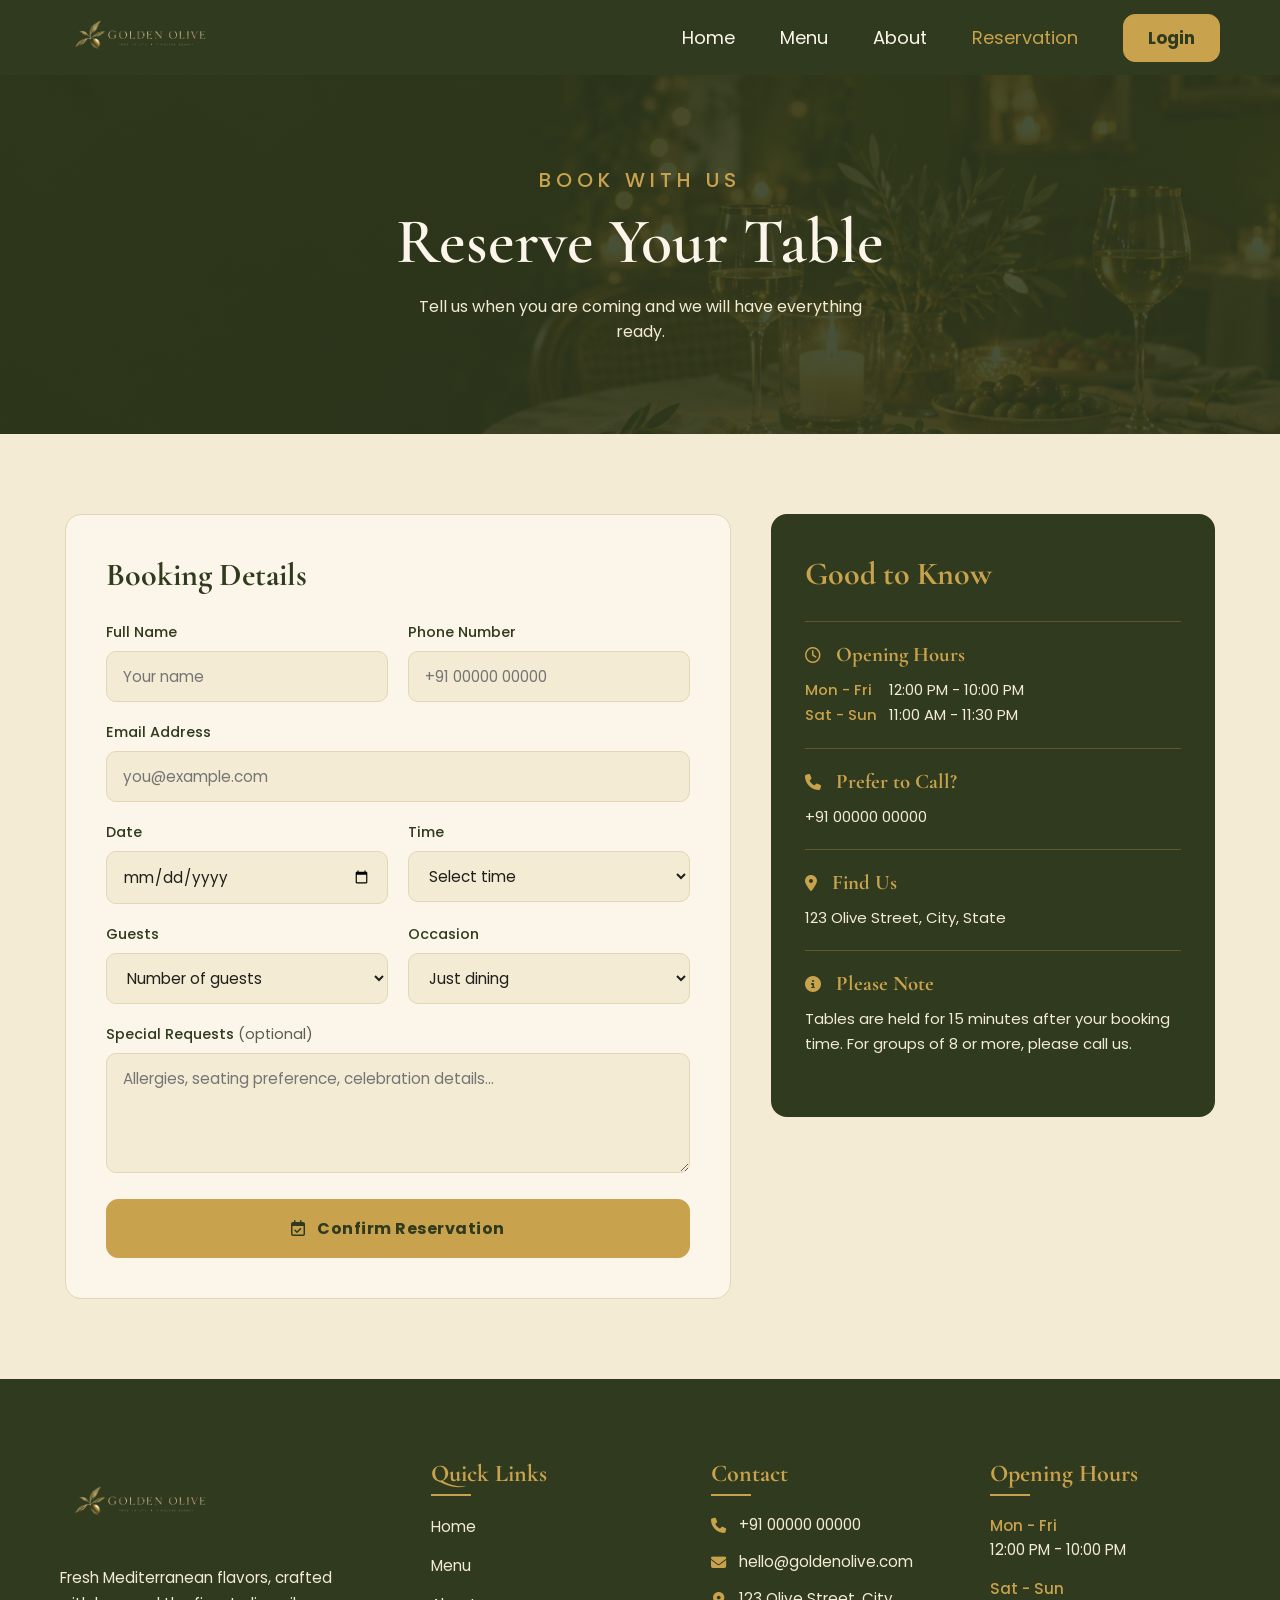
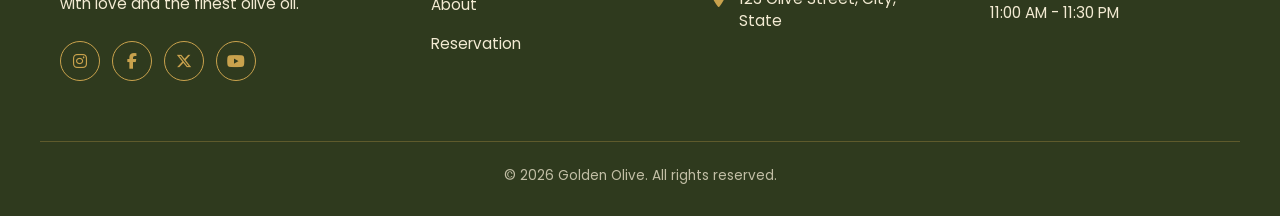
<file: reservation.html>
<!DOCTYPE html>
<html lang="en">

<head>
    <meta charset="UTF-8">
    <meta name="viewport" content="width=device-width, initial-scale=1.0">
    <title>Reserve a Table | Golden Olive</title>
    <link rel="stylesheet" href="style.css">
    <link rel="stylesheet" href="reservation.css">
    <link rel="preconnect" href="https://fonts.googleapis.com">
    <link rel="preconnect" href="https://fonts.gstatic.com" crossorigin>
    <link
        href="https://fonts.googleapis.com/css2?family=Cormorant+Garamond:wght@500;600;700&family=Poppins:wght@300;400;500&display=swap"
        rel="stylesheet">
    <link rel="stylesheet" href="https://cdnjs.cloudflare.com/ajax/libs/font-awesome/6.5.1/css/all.min.css">
    <link rel="icon" type="image/png" href="assets/Golden Olive Icon with Leaf.png?v=5">
</head>

<body>
    <!-- header -->
    <header>
        <nav class="main">
            <div class="logo">
                <img src="assets/Golden_Olive_Luxury_Emblem-removebg-preview.png" alt="Golden Olive logo">
            </div>
            <div class="nav-item">
                <a href="index.html">Home</a>
                <a href="menu.html">Menu</a>
                <a href="about.html">About</a>
                <a href="reservation.html" class="active">Reservation</a>
                <a href="login.html"><button>Login</button></a>
            </div>
        </nav>
    </header>

    <!-- page banner -->
    <section class="res-hero">
        <p class="lable-first">Book With Us</p>
        <h1 class="res-hero-title">Reserve Your Table</h1>
        <p class="res-hero-text">Tell us when you are coming and we will have everything ready.</p>
    </section>

    <!-- reservation form + info -->
    <section class="res-section">
        <div class="res-wrap">

            <!-- Form card -->
            <div class="res-card">
                <h2 class="res-heading">Booking Details</h2>

                <!-- Replace action="#" with your form service URL when i make it  (Formspree, Getform, backend etc.) -->
                <form class="res-form" action="#" method="post">

                    <div class="res-row">
                        <div class="res-field">
                            <label for="name">Full Name</label>
                            <input type="text" id="name" name="name" placeholder="Your name" required>
                        </div>
                        <div class="res-field">
                            <label for="phone">Phone Number</label>
                            <input type="tel" id="phone" name="phone" placeholder="+91 00000 00000" required>
                        </div>
                    </div>

                    <div class="res-field">
                        <label for="email">Email Address</label>
                        <input type="email" id="email" name="email" placeholder="you@example.com" required>
                    </div>

                    <div class="res-row">
                        <div class="res-field">
                            <label for="date">Date</label>
                            <input type="date" id="date" name="date" required>
                        </div>
                        <div class="res-field">
                            <label for="time">Time</label>
                            <select id="time" name="time" required>
                                <option value="" disabled selected>Select time</option>
                                <option>12:00 PM</option>
                                <option>1:00 PM</option>
                                <option>2:00 PM</option>
                                <option>3:00 PM</option>
                                <option>6:00 PM</option>
                                <option>7:00 PM</option>
                                <option>8:00 PM</option>
                                <option>9:00 PM</option>
                            </select>
                        </div>
                    </div>

                    <div class="res-row">
                        <div class="res-field">
                            <label for="guests">Guests</label>
                            <select id="guests" name="guests" required>
                                <option value="" disabled selected>Number of guests</option>
                                <option>1 Guest</option>
                                <option>2 Guests</option>
                                <option>3 Guests</option>
                                <option>4 Guests</option>
                                <option>5 Guests</option>
                                <option>6 Guests</option>
                                <option>7+ Guests</option>
                            </select>
                        </div>
                        <div class="res-field">
                            <label for="occasion">Occasion</label>
                            <select id="occasion" name="occasion">
                                <option value="" selected>Just dining</option>
                                <option>Birthday</option>
                                <option>Anniversary</option>
                                <option>Date night</option>
                                <option>Family dinner</option>
                                <option>Business meal</option>
                            </select>
                        </div>
                    </div>

                    <div class="res-field">
                        <label for="notes">Special Requests <span>(optional)</span></label>
                        <textarea id="notes" name="notes" rows="4"
                            placeholder="Allergies, seating preference, celebration details..."></textarea>
                    </div>

                    <button type="submit" class="btn btn-gold res-submit">
                        <i class="fa-regular fa-calendar-check"></i> Confirm Reservation
                    </button>
                </form>
            </div>

            <!-- Info card -->
            <aside class="res-info">
                <h2 class="res-heading res-heading-light">Good to Know</h2>

                <div class="res-info-block">
                    <h3><i class="fa-regular fa-clock"></i> Opening Hours</h3>
                    <p><span>Mon - Fri</span> 12:00 PM - 10:00 PM</p>
                    <p><span>Sat - Sun</span> 11:00 AM - 11:30 PM</p>
                </div>

                <div class="res-info-block">
                    <h3><i class="fa-solid fa-phone"></i> Prefer to Call?</h3>
                    <p><a href="tel:+910000000000">+91 00000 00000</a></p>
                </div>

                <div class="res-info-block">
                    <h3><i class="fa-solid fa-location-dot"></i> Find Us</h3>
                    <p>123 Olive Street, City, State</p>
                </div>

                <div class="res-info-block">
                    <h3><i class="fa-solid fa-circle-info"></i> Please Note</h3>
                    <p>Tables are held for 15 minutes after your booking time. For groups of 8 or more, please call us.</p>
                </div>
            </aside>

        </div>
    </section>

    <!-- footer -->
    <footer class="footer">
        <div class="footer-grid">
            <div class="footer-col">
                <img src="assets/Golden_Olive_Luxury_Emblem-removebg-preview.png" alt="Golden Olive logo" class="footer-logo">
                <p class="footer-about">Fresh Mediterranean flavors, crafted with love and the finest olive oil.</p>
                <div class="footer-social">
                    <a href="#" aria-label="Instagram"><i class="fa-brands fa-instagram"></i></a>
                    <a href="#" aria-label="Facebook"><i class="fa-brands fa-facebook-f"></i></a>
                    <a href="#" aria-label="X (Twitter)"><i class="fa-brands fa-x-twitter"></i></a>
                    <a href="#" aria-label="YouTube"><i class="fa-brands fa-youtube"></i></a>
                </div>
            </div>

            <div class="footer-col">
                <h3 class="footer-heading">Quick Links</h3>
                <nav aria-label="Footer quick links">
                    <ul class="footer-links">
                        <li><a href="index.html">Home</a></li>
                        <li><a href="menu.html">Menu</a></li>
                        <li><a href="about.html">About</a></li>
                        <li><a href="reservation.html">Reservation</a></li>
                    </ul>
                </nav>
            </div>

            <div class="footer-col">
                <h3 class="footer-heading">Contact</h3>
                <address>
                    <ul class="footer-links footer-contact">
                        <li><i class="fa-solid fa-phone"></i><a href="tel:+910000000000">+91 00000 00000</a></li>
                        <li><i class="fa-solid fa-envelope"></i><a href="mailto:hello@goldenolive.com">hello@goldenolive.com</a></li>
                        <li><i class="fa-solid fa-location-dot"></i><span>123 Olive Street, City, State</span></li>
                    </ul>
                </address>
            </div>

            <div class="footer-col">
                <h3 class="footer-heading">Opening Hours</h3>
                <ul class="footer-links footer-hours">
                    <li><span>Mon - Fri</span> 12:00 PM - 10:00 PM</li>
                    <li><span>Sat - Sun</span> 11:00 AM - 11:30 PM</li>
                </ul>
            </div>
        </div>

        <div class="footer-bottom">
            <p>© 2026 Golden Olive. All rights reserved.</p>
        </div>
    </footer>
</body>

</html>
</file>
<file: style.css>
* {
    margin: 0;
    padding: 0;
    box-sizing: border-box;
}

body {
    background: var(--bg);
    color: var(--text);
    font-family: 'Poppins', sans-serif;
    overflow-x: hidden;
}

:root {
    --bg: #FBF6E9;
    --surface: #F3EBD3;
    --text: #1F1F1B;
    --text-muted: #5B5F4A;
    --olive-deep: #2F3A1E;
    --olive: #4A5A28;
    --olive-hover: #3A4720;
    --gold: #C9A24D;
    --link: #8A6A1F;
    --border: #E2D6B5;
}

header {
    width: 100vw;

}

.main {
    height: 75px;
    width: 100vw;
    background: var(--olive-deep);
    display: flex;
    justify-content: space-between;
    align-items: center;
    padding: 0 60px;
}

.logo img {
    height: 90px;
    width: auto;
    display: block;
    z-index: 1;
}

.nav-item {
    display: flex;
    align-items: center;
    gap: 45px;
}

.nav-item a {
    color: var(--bg);
    text-decoration: none;
    transition: color 0.3s;
    position: relative;
    font-size: large;
}

.nav-item a:hover {
    color: var(--gold);
}

.nav-item a.active {
    color: var(--gold);
}

.nav-item a::after {
    content: "";
    position: absolute;
    left: 0;
    width: 0;
    bottom: -4px;
    height: 2px;
    background: var(--gold);
    transition: width 0.3s;
}

.nav-item a:hover::after,
.nav-item a:active::after {
    width: 100%;
}

.nav-item button {
    border-radius: 12px;
    border: 1px solid var(--gold);
    padding: 10px 24px;
    color: var(--olive-deep);
    background: var(--gold);
    font-size: 17px;
    font-weight: 700;
    cursor: pointer;
    transition: background 0.3s, color 0.3s;
}

.nav-item button:hover {
    background: #dfc57e;
    transform: translateY(-3px);
    /* optional: button thoda upar uthta hai */
}

.hero-cont {
    height: 89.2vh;
    width: 100vw;
    background:
        linear-gradient(to right, rgba(47, 58, 30, 0.85), rgba(47, 58, 30, 0.3)),
        url("assets/Sunset Dining in a Mediterranean Retreat.png") center/cover no-repeat;
    display: flex;
    justify-content: flex-start;
    padding: 250px 8%;
    align-items: center;
}

.hero-content {
    max-width: 650px;
    text-align: left;
}

.hero-tagline {
    color: var(--gold);
    font-size: 17px;
    font-weight: 500;
    text-transform: uppercase;
    letter-spacing: 4px;
    margin-bottom: 20px;
}

.hero-cont h1 {
    font-family: 'Cormorant Garamond', serif;
    font-size: 4.5rem;
    font-weight: 600;
    line-height: 1.1;
    color: var(--bg);
    margin-bottom: 24px;
}

.hero-cont h1 span {
    color: #E8CF8B;
}

.hero-text {
    font-size: 1.05rem;
    font-weight: 350;
    line-height: 1.8;
    color: var(--surface);
    max-width: 480px;
    margin-bottom: 36px;
}

.hero-buttons {
    display: flex;
    gap: 18px;
}

.btn {
    display: inline-block;
    padding: 14px 32px;
    border-radius: 12px;
    text-decoration: none;
    font-weight: 700;
    letter-spacing: 0.5px;
    transition: 0.3s;
}

.btn-gold {
    background: var(--gold);
    color: var(--olive-deep);
    border: 1px solid var(--gold);
}

.btn-gold:hover {
    background: #E8CF8B;
    border-color: #E8CF8B;
}

.btn-outline {
    background: transparent;
    color: var(--bg);
    border: 1px solid var(--gold);
}

.btn-outline:hover {
    background: var(--bg);
    color: var(--olive-deep);
    border-color: var(--bg);
}

button,
a,
input {
    font-family: inherit;
}

hr {
    width: 100vw;
}

.container {
    max-width: 1200px;
    height: 100vh;
    width: 100vw;
    margin: 0;
    padding: 0;
}

.about-preview {
    background: var(--surface);
    width: 100vw;

}

.about-grid {
    display: grid;
    grid-template-columns: 1fr 1fr;
    /* two equal columns */
    gap: 80px;
    align-items: center;
}

.about-img {
    position: relative;
    /* anchor for the gold box */
    width: 400px;
    height: 500px;
    margin-left: 40px;
    /* room for the box that sticks out on the left */
}

.about-img img {
    position: relative;
    /* needed so z-index works */
    z-index: 1;
    width: 100%;
    height: 100%;
    margin-left: 100px;
    object-fit: cover;
    border-radius: 15px;
    display: block;
}

.img-outline {
    position: absolute;
    top: 25px;
    /* pushes the box down */
    left: 66px;
    /* pushes the box left */
    width: 100%;
    height: 100%;
    border: 3px solid var(--gold);
    border-radius: 15px;
    z-index: 0;
    /* box sits BEHIND the image */
}

.about-text {
    text-align: left;
    display: flex;
    flex-direction: column;
}

.about-text .section-label {
    font-size: 1.1rem;
    margin-bottom: 10px;
    letter-spacing: 0.5px;
    font-weight: 600;
    color: var(--gold);
    text-transform: uppercase;
}

.about-text h2 {
    font-family: 'Cormorant Garamond', serif;
    color: var(--olive-deep);
    font-size: 4rem;
    font-weight: 700;
    line-height: 65px;
}

.about-text p {
    color: var(--olive);
    font-size: 1.02rem;
    margin-top: 25px;
}

.btn-olive {
    color: var(--surface);
    margin-top: 30px;
    width: 182px;
    padding: 12px 20px;
    background: var(--olive-deep);
    border: 1px solid var(--olive-deep);
    border-radius: 25px;
}

.btn-olive:hover {
    width: 200px;
}

.btn-olive i:hover {
    background: var(--olive-hover);

}

.btn-olive i {
    transition: transform 0.3s;
    visibility: hidden;
}

.btn-olive:hover i {
    transform: translateX(6px);
    margin-left: 30px;
    visibility: visible;
}

.dishes {
    background: var(--surface);
    padding: 100px 0;
    width: 100vw;
}

.lable-first,
.section-title,
.section-sub {
    text-align: center;
}

.lable-first {
    color: var(--gold);
    font-size: 1.25rem;
    font-weight: 500;
    letter-spacing: 5px;
    text-transform: uppercase;
}

.section-title {
    color: var(--olive-deep);
    font-size: 4rem;
    font-family: 'Cormorant Garamond', serif;
    font-weight: 600;
    letter-spacing: 0.5px;
}

.section-sub {
    color: var(--olive);
    font-size: 1rem;
    font-weight: 600;
    margin-top: 15px;
    letter-spacing: 1px;
}

.food-grid {
    display: grid;
    grid-template-columns: repeat(4, 1fr);
    gap: 28px;
    max-width: 1200px;
    margin: 60px auto 0;
    padding: 0 20px;
}

.dish-card {
    background: var(--bg);
    border: 1px solid var(--border);
    border-radius: 16px;
    overflow: hidden;
    display: flex;
    flex-direction: column;
    /* clips the image to rounded corners */
    transition: transform 0.3s, box-shadow 0.3s, border-color 0.3s;
}

.dish-card img {
    width: 100%;
    height: 190px;
    object-fit: cover;
    display: block;
}

.dish-card:hover {
    transform: translateY(-8px);
    box-shadow: 0 18px 35px rgba(47, 58, 30, 0.15);
    border-color: var(--gold);
}

.dish-img {
    height: 100px;
    overflow: hidden;
}

.dish-img img {
    width: 100%;
    height: 100%;
    object-fit: cover;
    display: block;
    transition: transform 0.5s;
}

.dish-card:hover .dish-img img {
    transform: scaleY(1.08);
    /* slow zoom on hover */
}

.dish-info {
    padding: 22px;
    display: flex;
    flex-direction: column;
    flex: 1;
}

.dish-info h3 {
    font-family: 'Cormorant Garamond', serif;
    font-size: 1.5rem;
    font-weight: 700;
    color: var(--olive-deep);
    margin-bottom: 8px;
}

.dish-info p {
    color: var(--text-muted);
    font-size: 0.92rem;
    line-height: 1.6;
    margin-bottom: 18px;
}

.dish-bottom {
    margin-top: auto;
    /* pushes price + Order to the bottom */
    display: flex;
    justify-content: space-between;
    align-items: center;
}

.price {
    font-size: 1.3rem;
    font-weight: 600;
    color: var(--link);
}

.dish-link {
    color: var(--olive);
    text-decoration: none;
    font-weight: 500;
    font-size: 0.95rem;
}

.dish-link:hover {
    color: var(--link);
}

.why-us {
    background: var(--surface);
    padding: 10px 0;
    width: 100vw;
    height: 100vh;
}

.lable-1,
.why-us-title,
.why-us-sub {
    text-align: center;
}

.lable-1 {
    color: var(--gold);
    font-size: 1.25rem;
    font-weight: 500;
    letter-spacing: 5px;
    text-transform: uppercase;
}

.why-us-title {
    color: var(--olive-deep);
    font-size: 4rem;
    font-family: 'Cormorant Garamond', serif;
    font-weight: 600;
    letter-spacing: 0.5px;
}

.why-us-sub {
    color: var(--olive);
    font-size: 1rem;
    font-weight: 600;
    margin-top: 15px;
    letter-spacing: 1px;
}

.us-grid {
    display: grid;
    grid-template-columns: repeat(3, 1fr);
    gap: 38px;
    max-width: 1200px;
    margin: 60px auto 0;
    padding: 0 20px;
}
.us-card {
    background: var(--olive);
    width: 370px;
    height: 300px;
    border: 1px solid var(--border);
    border-radius: 16px;
    overflow: hidden;
    display: flex;
    flex-direction: column;
    /* clips the image to rounded corners */
    transition: transform 0.3s, box-shadow 0.3s, border-color 0.3s;
}


.us-card:hover {
    transform: translateY(-8px);
    box-shadow: 0 18px 35px rgba(47, 58, 30, 0.15);
    border-color: var(--gold);
}
.us-card .us-img{
 justify-content: center;
 align-items: center;
 text-align: center;
 margin-top: 15px;
}
.us-card img{
    height: 100px;
    border-radius: 50%;
}


.us-card:hover .dish-img img {
    transform: scaleY(1.08);
    /* slow zoom on hover */
}

.us-info {
    padding: 22px;
    display: flex;
    justify-content: center;
    align-items: center;
    text-align: center;
    flex-direction: column;
    flex: 1;
}
.us-info h3{
   margin-top: -66px;
   font-size: 1.8rem;
    font-family: 'Cormorant Garamond', serif;
    color: var(--gold);
    font-weight: 700;
}
.us-info p{
    margin-top: 20px;
    color: var(--surface);
     font-size: 1.05rem;
    font-weight: 600;
}

/* ---------- TESTIMONIALS ---------- */
.testimonials {
    background: var(--bg);              /* ivory, so it differs from the cream sections above */
    padding: 90px 0;
}

.t-label {
    text-align: center;
    color: var(--link);                 /* golden brown, readable on ivory */
    font-size: 0.95rem;
    font-weight: 500;
    letter-spacing: 6px;
    text-transform: uppercase;
}

.t-title {
    text-align: center;
    font-family: 'Cormorant Garamond', serif;
    font-size: 3.6rem;
    font-weight: 600;
    color: var(--olive-deep);
    margin-top: 6px;
}

.t-sub {
    text-align: center;
    color: var(--text-muted);
    margin-top: 12px;
}

.t-grid {
    display: grid;
    grid-template-columns: repeat(3, 1fr);
    gap: 30px;
    max-width: 1150px;
    margin: 55px auto 0;
    padding: 0 20px;
}

.t-card {
    position: relative;   
    background: var(--surface);
    border: 1px solid var(--border);
    border-radius: 16px;
    padding: 34px 30px 28px;
    display: flex;
    flex-direction: column;
    transition: transform 0.3s, box-shadow 0.3s, border-color 0.3s;
}

.t-card:hover {
    transform: translateY(-8px);
    box-shadow: 0 18px 35px rgba(47, 58, 30, 0.15);
    border-color: var(--gold);
}

.t-quote {
    position: absolute;
    top: 22px;
    right: 26px;
    font-size: 2.4rem;
    color: var(--gold);
    opacity: 0.3;                       /* faded gold quote mark */
}

.t-stars {
    color: var(--gold);
    font-size: 1rem;
    letter-spacing: 3px;
    margin-bottom: 16px;
}

.t-text {
    font-family: 'Cormorant Garamond', serif;
    font-size: 1.3rem;
    font-style: italic;
    font-weight: 500;
    line-height: 1.6;
    color: var(--olive-deep);
    margin-bottom: 24px;
}

.t-user {
    margin-top: auto;                   /* pushes the user row to the bottom of every card */
    padding-top: 20px;
    border-top: 1px solid var(--border);
    display: flex;
    align-items: center;
    gap: 14px;
}

.t-user img {
    width: 56px;
    height: 56px;
    border-radius: 50%;
    object-fit: cover;
    border: 2px solid var(--gold);
}

.t-user h4 {
    font-family: 'Cormorant Garamond', serif;
    font-size: 1.25rem;
    font-weight: 700;
    color: var(--olive-deep);
}

.t-user span {
    font-size: 0.82rem;
    color: var(--text-muted);
}

/* ---------- Tablet and mobile ---------- */
@media (max-width: 992px) {
    .t-grid {
        grid-template-columns: 1fr 1fr;
    }
}

@media (max-width: 640px) {
    .t-grid {
        grid-template-columns: 1fr;
    }

    .t-title {
        font-size: 2.6rem;
    }
}
.reserve-banner {
    background:
        linear-gradient(rgba(47, 58, 30, 0.9), rgba(47, 58, 30, 0.9)),
        url("assets/Candlelit\ Mediterranean\ Dinner\ Table.png") center/cover no-repeat;
    padding: 90px 20px;
    text-align: center;
   
}

.reserve-title {
    font-family: 'Cormorant Garamond', serif;
    font-size: 3.6rem;
    font-weight: 600;
    color: var(--bg);
    margin: 8px 0 14px;
}

.reserve-text {
    color: var(--surface);
    margin-bottom: 32px;
}
.reserve-banner .btn i {
    margin-right: 8px;
}
.reserve-banner .btn-outline  {
    transition: transform 0.3s;
}

.reserve-banner .btn-outline:hover  {
    transform: rotate(15deg);
}
.reserve-banner .btn-outline i {
    transition: transform 0.3s;
}

.reserve-banner .btn-outline:hover i {
    transform: rotate(-17deg);
}
.reserve-banner .hero-buttons {
    justify-content: center;   /* centers the two buttons */
}
/* ---------- FOOTER ---------- */
.footer {
    background: var(--olive-deep);
    color: var(--surface);
    padding: 80px 0 30px;
    width: 100vw;
}

.footer-grid {
    display: grid;
    grid-template-columns: 1.4fr 1fr 1fr 1fr;
    gap: 50px;
    max-width: 1200px;
    margin: 0 auto;
    padding: 0 20px;
}

.footer-logo {
    height: 90px;
    width: auto;
    display: block;
    margin-bottom: 16px;
}

.footer-about {
    color: var(--surface);
    font-size: 0.95rem;
    line-height: 1.7;
    max-width: 300px;
    margin-bottom: 24px;
}

/* social icons */
.footer-social {
    display: flex;
    gap: 12px;
}

.footer-social a {
    width: 40px;
    height: 40px;
    border: 1px solid var(--gold);
    border-radius: 50%;
    display: flex;
    justify-content: center;
    align-items: center;
    color: var(--gold);
    text-decoration: none;
    transition: background 0.3s, color 0.3s, transform 0.3s;
}

.footer-social a:hover {
    background: var(--gold);
    color: var(--olive-deep);
    transform: translateY(-3px);
}

/* headings */
.footer-heading {
    font-family: 'Cormorant Garamond', serif;
    font-size: 1.5rem;
    font-weight: 700;
    color: var(--gold);
    margin-bottom: 26px;
    position: relative;
}

.footer-heading::after {
    content: "";
    position: absolute;
    left: 0;
    bottom: -8px;
    width: 40px;
    height: 2px;
    background: var(--gold);
}

/* lists */
.footer-links {
    list-style: none;
    display: flex;
    flex-direction: column;
    gap: 14px;
}

.footer-links a {
    color: var(--surface);
    text-decoration: none;
    font-size: 0.95rem;
    display: inline-block;
    transition: color 0.3s, transform 0.3s;
}

.footer-links a:hover {
    color: var(--gold);
    transform: translateX(4px);
}

/* contact */
.footer address {
    font-style: normal;
}

.footer-contact li {
    display: flex;
    align-items: flex-start;
    gap: 12px;
    font-size: 0.95rem;
    line-height: 1.5;
}

.footer-contact i {
    color: var(--gold);
    margin-top: 4px;
    width: 16px;
    text-align: center;
}

/* hours */
.footer-hours li {
    font-size: 0.95rem;
    line-height: 1.6;
}

.footer-hours span {
    display: block;
    color: var(--gold);
    font-weight: 500;
}

/* bottom bar */
.footer-bottom {
    max-width: 1200px;
    margin: 60px auto 0;
    padding: 24px 20px 0;
    border-top: 1px solid rgba(201, 162, 77, 0.3);
    text-align: center;
}

.footer-bottom p {
    color: var(--surface);
    opacity: 0.75;
    font-size: 0.85rem;
}
/* =====================================================
   RESERVATION PAGE - loads after style.css
   ===================================================== */

/* ---------- Banner ---------- */
.res-hero {
    background:
        linear-gradient(rgba(47, 58, 30, 0.88), rgba(47, 58, 30, 0.88)),
        url("assets/Candlelit\ Mediterranean\ Dinner\ Table.png") center/cover no-repeat;
    text-align: center;
    padding: 90px 20px;
}

.res-hero-title {
    font-family: 'Cormorant Garamond', serif;
    font-size: clamp(2.4rem, 6vw, 4rem);
    font-weight: 600;
    color: var(--bg);
    margin: 8px 0 14px;
}

.res-hero-text {
    color: var(--surface);
    max-width: 480px;
    margin: 0 auto;
}

/* ---------- Layout ---------- */
.res-section {
    background: var(--surface);
    padding: 80px 20px;
}

.res-wrap {
    display: grid;
    grid-template-columns: 1.5fr 1fr;
    gap: 40px;
    max-width: 1150px;
    margin: 0 auto;
    align-items: start;
}

/* ---------- Form card ---------- */
.res-card {
    background: var(--bg);
    border: 1px solid var(--border);
    border-radius: 16px;
    padding: 40px;
}

.res-heading {
    font-family: 'Cormorant Garamond', serif;
    font-size: 2rem;
    font-weight: 700;
    color: var(--olive-deep);
    margin-bottom: 28px;
}

.res-form {
    display: flex;
    flex-direction: column;
    gap: 20px;
}

.res-row {
    display: grid;
    grid-template-columns: 1fr 1fr;
    gap: 20px;
}

.res-field {
    display: flex;
    flex-direction: column;
    gap: 8px;
    min-width: 0;
}

.res-field label {
    font-size: 0.9rem;
    font-weight: 500;
    color: var(--olive-deep);
}

.res-field label span {
    color: var(--text-muted);
    font-weight: 400;
}

.res-field input,
.res-field select,
.res-field textarea {
    width: 100%;
    padding: 13px 16px;
    font-family: inherit;
    font-size: 0.95rem;
    color: var(--text);
    background: var(--surface);
    border: 1px solid var(--border);
    border-radius: 10px;
    transition: border-color 0.3s, box-shadow 0.3s;
}

.res-field textarea {
    resize: vertical;
    min-height: 110px;
}

.res-field input:focus,
.res-field select:focus,
.res-field textarea:focus {
    outline: none;
    border-color: var(--gold);
    box-shadow: 0 0 0 3px rgba(201, 162, 77, 0.25);
}

.res-submit {
    width: 100%;
    margin-top: 6px;
    padding: 16px;
    font-family: inherit;
    font-size: 1rem;
    cursor: pointer;
}

.res-submit i {
    margin-right: 8px;
}

/* ---------- Info card ---------- */
.res-info {
    background: var(--olive-deep);
    border-radius: 16px;
    padding: 40px 34px;
}

.res-heading-light {
    color: var(--gold);
}

.res-info-block {
    padding: 20px 0;
    border-top: 1px solid rgba(201, 162, 77, 0.3);
}

.res-info-block h3 {
    font-family: 'Cormorant Garamond', serif;
    font-size: 1.3rem;
    font-weight: 700;
    color: var(--gold);
    margin-bottom: 10px;
}

.res-info-block h3 i {
    margin-right: 10px;
    font-size: 1rem;
}

.res-info-block p {
    color: var(--surface);
    font-size: 0.93rem;
    line-height: 1.7;
}

.res-info-block p span {
    display: inline-block;
    min-width: 80px;
    color: var(--gold);
    font-weight: 500;
}

.res-info-block a {
    color: var(--surface);
    text-decoration: none;
    transition: color 0.3s;
}

.res-info-block a:hover {
    color: var(--gold);
}


/* ---------- Tablet (max 992px) ---------- */
@media (max-width: 992px) {
    .res-wrap {
        grid-template-columns: 1fr;
        max-width: 700px;
    }

    .res-section {
        padding: 60px 20px;
    }
}

/* ---------- Phone (max 560px) ---------- */
@media (max-width: 560px) {
    .res-hero {
        padding: 64px 20px;
    }

    .res-section {
        padding: 40px 16px;
    }

    .res-card {
        padding: 28px 20px;
    }

    .res-info {
        padding: 30px 22px;
    }

    .res-heading {
        font-size: 1.7rem;
    }

    /* date/time and guests/occasion stack on small phones */
    .res-row {
        grid-template-columns: 1fr;
    }

    .res-info-block p span {
        display: block;
    }
}
/* ---------- Footer responsive ---------- */
@media (max-width: 992px) {
    .footer-grid {
        grid-template-columns: 1fr 1fr;
    }
}

@media (max-width: 640px) {
    .footer {
        padding: 56px 0 24px;
        text-align: center;
    }

    .footer-grid {
        grid-template-columns: 1fr;
        gap: 40px;
    }

    .footer-logo,
    .footer-about {
        margin-left: auto;
        margin-right: auto;
    }

    .footer-social {
        justify-content: center;
    }

    .footer-heading::after {
        left: 50%;
        transform: translateX(-50%);
    }

    .footer-links {
        align-items: center;
    }

    .footer-contact li {
        justify-content: center;
    }
}
/* ---------- Navbar: media query only ---------- */
@media (max-width: 900px) {
    .main {
        height: auto;
        flex-direction: column;
        gap: 10px;
        padding: 12px 20px;
    }

    .logo img { height: 70px; }

    .nav-item {
        flex-wrap: wrap;
        justify-content: center;
        gap: 12px 24px;
    }

    .nav-item a { font-size: 1rem; }

    .nav-item button {
        padding: 8px 20px;
        font-size: 15px;
    }
}

@media (max-width: 560px) {
    .logo img { height: 56px; }

    .nav-item { gap: 10px 16px; }
    .nav-item a { font-size: 0.9rem; }

    .nav-item button {
        padding: 6px 16px;
        font-size: 14px;
    }
}
/* =====================================================
   RESPONSIVE FINAL - media queries only (no JS)
   Paste at the very END of style.css
   ===================================================== */

/* ---------- Global fixes ---------- */
html { scroll-behavior: smooth; }
img { max-width: 100%; }

header, .main, .hero-cont, hr, .container, .about-preview,
.dishes, .why-us, .footer { width: 100%; }

.container { height: auto; min-height: 100vh; }
.why-us { height: auto; min-height: 100vh; padding: 60px 0; }
.us-card { width: 100%; height: auto; min-height: 300px; }

.hero-cont h1  { font-size: clamp(2.4rem, 6vw, 4.5rem); }
.about-text h2 { font-size: clamp(2.2rem, 5vw, 4rem); line-height: 1.15; }
.section-title,
.why-us-title  { font-size: clamp(2.2rem, 5vw, 4rem); }
.t-title       { font-size: clamp(2.2rem, 5vw, 3.6rem); }
.reserve-title { font-size: clamp(2.2rem, 5vw, 3.6rem); }

.hero-buttons { flex-wrap: wrap; }

/* ---------- Laptop (max 1100px) ---------- */
@media (max-width: 1100px) {
    .main { padding: 0 30px; }
    .nav-item { gap: 30px; }
    .food-grid { grid-template-columns: repeat(2, 1fr); }
}

/* ---------- Tablet (max 992px) ---------- */
@media (max-width: 992px) {
    .container { min-height: auto; padding: 80px 20px; margin: 0 auto; }
    .about-grid { grid-template-columns: 1fr; gap: 50px; }
    .about-img {
        width: min(340px, calc(100% - 24px));
        height: 420px;
        margin: 0 auto;
    }
    .about-img img { margin-left: 0; }
    .img-outline { left: 16px; top: 16px; }
    .about-text { align-items: center; text-align: center; }

    .why-us { min-height: auto; padding: 70px 0; }
    .us-grid {
        grid-template-columns: 1fr;
        max-width: 440px;
        gap: 28px;
        margin-top: 45px;
    }

    .dishes, .testimonials { padding: 70px 0; }
}

/* ---------- Navbar wraps (max 900px) ---------- */
@media (max-width: 900px) {
    .main {
        height: auto;
        flex-direction: column;
        gap: 10px;
        padding: 12px 20px;
    }
    .logo img { height: 70px; }
    .nav-item {
        flex-wrap: wrap;
        justify-content: center;
        gap: 12px 24px;
    }
    .nav-item a { font-size: 1rem; }
    .nav-item button { padding: 8px 20px; font-size: 15px; }
}

/* ---------- Large phone (max 768px) ---------- */
@media (max-width: 768px) {
    .hero-cont {
        height: auto;
        min-height: 85vh;
        padding: 80px 6%;
        background:
            linear-gradient(rgba(47, 58, 30, 0.8), rgba(47, 58, 30, 0.6)),
            url("assets/Sunset Dining in a Mediterranean Retreat.png") center/cover no-repeat;
    }
    .hero-content { max-width: 100%; }
    .hero-tagline { font-size: 0.9rem; letter-spacing: 3px; }
    .hero-text { font-size: 1rem; }

    .lable-first, .lable-1 { font-size: 1rem; letter-spacing: 3px; }
    .section-sub, .why-us-sub, .t-sub { padding: 0 20px; font-size: 0.95rem; }
    .t-label { letter-spacing: 3px; }

    .reserve-banner { padding: 70px 20px; }
}

/* ---------- Phone (max 560px) ---------- */
@media (max-width: 560px) {
    .logo img { height: 56px; }
    .nav-item { gap: 10px 16px; }
    .nav-item a { font-size: 0.9rem; }
    .nav-item button { padding: 6px 16px; font-size: 14px; }

    .hero-buttons { flex-direction: column; width: 100%; max-width: 320px; }
    .hero-buttons .btn { width: 100%; text-align: center; }
    .reserve-banner .hero-buttons { margin: 0 auto; }

    .food-grid { grid-template-columns: 1fr; max-width: 420px; }
    .about-img { height: 380px; }

    .container { padding: 60px 20px; }
    .dishes, .testimonials { padding: 56px 0; }
    .t-card { padding: 28px 22px 24px; }
    .t-text { font-size: 1.2rem; }
}
</file>
<file: about.css>
*{
    margin: 0;
    padding: 0;
    box-sizing: border-box;
}

.ab-wrap {
    max-width: 1150px;
    margin: 0 auto;
    padding: 0 20px;
}

.ab-section {
    background: var(--bg);
    padding: 50px 0;
}

/* small gold label with trailing line */
.ab-label {
    display: flex;
    align-items: center;
    gap: 14px;
    color: var(--gold);
    font-size: 0.85rem;
    font-weight: 500;
    letter-spacing: 3px;
    text-transform: uppercase;
    margin-bottom: 22px;
}

.ab-label::after {
    content: "";
    width: 40px;
    height: 1px;
    background: var(--gold);
}

/* ---------- Hero ---------- */
.ab-hero {
    background:
        linear-gradient(to right, rgba(20, 26, 12, 0.92) 0%, rgba(47, 58, 30, 0.6) 45%, rgba(47, 58, 30, 0.1) 100%),
        url("assets/Sunset Dining in a Mediterranean Retreat.png") center/cover no-repeat;
    min-height: 420px;
    display: flex;
    align-items: center;
    padding: 60px 8%;
}

.ab-hero-content {
    max-width: 560px;
}

.ab-hero h1 {
    font-family: 'Cormorant Garamond', serif;
    font-size: clamp(2.3rem, 5vw, 3.6rem);
    font-weight: 600;
    line-height: 1.15;
    color: var(--bg);
    margin-bottom: 18px;
}

.ab-hero-text {
    color: var(--surface);
    line-height: 1.7;
    max-width: 380px;
    margin-bottom: 36px;
}

.ab-crumb {
    font-size: 0.85rem;
    color: var(--bg);
}

.ab-crumb a {
    color: var(--bg);
    text-decoration: none;
}

.ab-crumb span {
    margin: 0 8px;
    color: var(--gold);
}

.ab-crumb strong {
    color: var(--gold);
    font-weight: 500;
}

/* ---------- Story ---------- */
.ab-story {
    background: var(--bg);
    padding: 70px 0;
}

.ab-story-grid {
    display: grid;
    grid-template-columns: 0.9fr 1.1fr;
    gap: 70px;
    align-items: center;
}

.ab-story-img {
    position: relative;
    width: 100%;
    max-width: 360px;
    height: 430px;
    margin: 0 auto;
}

.ab-story-img img {
    position: relative;
    z-index: 1;
    width: 100%;
    height: 100%;
    object-fit: cover;
    border-radius: 14px;
    box-shadow: 0 18px 35px rgba(47, 58, 30, 0.25);
}

.ab-frame {
    position: absolute;
    top: 14px;
    left: -16px;
    width: 100%;
    height: 100%;
    border: 2px solid var(--gold);
    border-radius: 14px;
    z-index: 0;
}

.ab-story-text h2 {
    font-family: 'Cormorant Garamond', serif;
    font-size: clamp(2rem, 4vw, 2.8rem);
    font-weight: 600;
    line-height: 1.2;
    color: var(--olive-deep);
    margin-bottom: 20px;
}

.ab-story-text p:not(.ab-label):not(.ab-sign) {
    color: var(--text);
    font-size: 0.95rem;
    line-height: 1.85;
    margin-bottom: 18px;
}

.ab-sign {
    display: flex;
    align-items: center;
    gap: 14px;
    font-family: 'Pinyon Script', cursive;
    font-size: 1.9rem;
    color: var(--gold);
    margin-top: 24px;
}

.ab-sign::after {
    content: "";
    width: 40px;
    height: 1px;
    background: var(--gold);
}

/* ---------- Stats ---------- */
.ab-stats {
    background: var(--olive-deep);
    padding: 36px 0;
}

.ab-stats-grid {
    display: grid;
    grid-template-columns: repeat(4, 1fr);
    text-align: center;
}

.ab-stat {
    padding: 6px 10px;
    border-right: 1px solid var(--gold);
}

.ab-stat:last-child {
    border-right: none;
}

.ab-stat h3 {
    font-family: 'Cormorant Garamond', serif;
    font-size: clamp(2.2rem, 4vw, 3rem);
    font-weight: 500;
    color: var(--gold);
    line-height: 1.1;
}

.ab-stat p {
    font-size: 0.75rem;
    letter-spacing: 2px;
    text-transform: uppercase;
    color: var(--gold);
    margin-top: 6px;
}

/* ---------- Cards (values + chefs) ---------- */
.ab-card {
    background: rgba(243, 235, 211, 0.4);
    border: 1px solid var(--border);
    border-radius: 14px;
    padding: 24px 22px;
    text-align: center;
    transition: transform 0.3s, box-shadow 0.3s, border-color 0.3s;
}

.ab-card:hover {
    transform: translateY(-6px);
    box-shadow: 0 16px 30px rgba(47, 58, 30, 0.15);
    border-color: var(--gold);
}

.ab-values {
    display: grid;
    grid-template-columns: repeat(3, 1fr);
    gap: 20px;
}

.ab-icon {
    width: 66px;
    height: 66px;
    margin: 0 auto 14px;
    border: 2px solid var(--gold);
    border-radius: 50%;
    display: flex;
    align-items: center;
    justify-content: center;
    font-size: 1.6rem;
    color: var(--olive-deep);
}

.ab-icon-dark {
    background: var(--olive-deep);
    color: var(--gold);
}

.ab-card h3 {
    font-family: 'Cormorant Garamond', serif;
    font-size: 1.4rem;
    font-weight: 600;
    color: var(--olive-deep);
    margin-bottom: 8px;
}

.ab-card p {
    font-size: 0.85rem;
    line-height: 1.7;
    color: var(--text-muted);
}

/* ---------- Journey ---------- */
.ab-journey {
    background: var(--surface);
    padding: 40px 0 50px;
}

.ab-timeline {
    position: relative;
    display: grid;
    grid-template-columns: repeat(4, 1fr);
    text-align: center;
}

.ab-timeline::before {
    content: "";
    position: absolute;
    top: 22px;
    left: 12%;
    right: 12%;
    height: 1px;
    background: var(--gold);
}

.ab-step {
    position: relative;
    padding: 0 10px;
}

.ab-dot {
    position: relative;
    z-index: 1;
    width: 44px;
    height: 44px;
    margin: 0 auto 14px;
    border-radius: 50%;
    background: var(--gold);
    color: var(--bg);
    display: flex;
    align-items: center;
    justify-content: center;
    font-size: 1.05rem;
}

.ab-step h4 {
    font-family: 'Cormorant Garamond', serif;
    font-size: 1.15rem;
    font-weight: 600;
    color: var(--olive-deep);
    margin-bottom: 4px;
}

.ab-step p {
    font-size: 0.8rem;
    line-height: 1.6;
    color: var(--text-muted);
    max-width: 170px;
    margin: 0 auto;
}

/* ---------- Chefs ---------- */
.ab-chefs {
    display: grid;
    grid-template-columns: repeat(3, 1fr);
    gap: 24px;
}

.ab-chef img {
    width: 110px;
    height: 110px;
    border-radius: 50%;
    object-fit: cover;
    border: 3px solid var(--olive-deep);
    margin: 0 auto 12px;
    display: block;
}

.ab-chef h3 {
    font-size: 1.2rem;
    margin-bottom: 2px;
}

.ab-chef span {
    font-size: 0.8rem;
    color: var(--text-muted);
}

.ab-social {
    display: flex;
    justify-content: center;
    gap: 10px;
    margin-top: 14px;
}

.ab-social a {
    width: 26px;
    height: 26px;
    border-radius: 50%;
    background: var(--olive-deep);
    color: var(--bg);
    font-size: 0.7rem;
    display: flex;
    align-items: center;
    justify-content: center;
    text-decoration: none;
    transition: background 0.3s, color 0.3s;
}

.ab-social a:hover {
    background: var(--gold);
    color: var(--olive-deep);
}

/* ---------- Gallery ---------- */
.ab-gallery-sec {
    padding-bottom: 70px;
}

.ab-gallery {
    display: grid;
    grid-template-columns: repeat(3, 1fr);
    gap: 14px;
}

.ab-gallery img {
    width: 100%;
    height: 200px;
    object-fit: cover;
    border-radius: 12px;
    border: 1px solid var(--border);
    display: block;
    transition: transform 0.4s, box-shadow 0.4s;
}

.ab-gallery img:hover {
    transform: scale(1.03);
    box-shadow: 0 14px 28px rgba(47, 58, 30, 0.25);
}

/* ---------- CTA ---------- */
.ab-cta {
    background:
        linear-gradient(rgba(20, 26, 12, 0.78), rgba(47, 58, 30, 0.78)),
        url("assets/Candlelit Mediterranean Dinner Table.png") center/cover no-repeat;
    padding: 50px 20px;
    text-align: center;
    border-bottom: 1px solid var(--gold);
}

.ab-cta h2 {
    font-family: 'Cormorant Garamond', serif;
    font-size: clamp(1.8rem, 4vw, 2.4rem);
    font-weight: 600;
    color: var(--bg);
    margin-bottom: 20px;
}

.ab-cta .hero-buttons {
    justify-content: center;
}

.ab-cta .btn {
    padding: 10px 30px;
    font-size: 0.85rem;
}

/* ---------- Footer additions ---------- */
.footer-tagline {
    font-family: 'Cormorant Garamond', serif;
    font-size: 1.15rem;
    font-weight: 600;
    color: var(--bg);
    padding-top: 14px;
    border-top: 1px solid var(--gold);
    max-width: 270px;
}

/* ---------- Laptop / tablet (max 992px) ---------- */
@media (max-width: 992px) {
    .ab-story-grid {
        grid-template-columns: 1fr;
        gap: 50px;
        text-align: center;
    }

    .ab-story-img {
        width: calc(100% - 20px);
        margin-left: 30px;
        margin-right: auto;
        margin-left: auto;
        left: 8px;
    }

    .ab-story-text .ab-label,
    .ab-sign {
        justify-content: center;
    }

    .ab-gallery img {
        height: 170px;
    }
}

/* ---------- Large phone (max 768px) ---------- */
@media (max-width: 768px) {
    .ab-hero {
        min-height: 360px;
        padding: 50px 6%;
        background:
            linear-gradient(rgba(20, 26, 12, 0.8), rgba(47, 58, 30, 0.6)),
            url("assets/Sunset Dining in a Mediterranean Retreat.png") center/cover no-repeat;
    }

    .ab-stats-grid {
        grid-template-columns: 1fr 1fr;
        row-gap: 26px;
    }

    .ab-stat:nth-child(2) {
        border-right: none;
    }

    .ab-values,
    .ab-chefs {
        grid-template-columns: 1fr;
        max-width: 440px;
        margin: 0 auto;
    }

    /* vertical timeline */
    .ab-timeline {
        grid-template-columns: 1fr;
        gap: 26px;
        max-width: 340px;
        margin: 0 auto;
        text-align: left;
    }

    .ab-timeline::before {
        top: 22px;
        bottom: 22px;
        left: 22px;
        right: auto;
        width: 1px;
        height: auto;
    }

    .ab-step {
        display: flex;
        align-items: center;
        gap: 18px;
        padding: 0;
    }

    .ab-dot {
        margin: 0;
        flex-shrink: 0;
    }

    .ab-step p {
        margin: 0;
        max-width: none;
    }

    .ab-gallery {
        grid-template-columns: 1fr 1fr;
    }

    .ab-section {
        padding: 40px 0;
    }
}

/* ---------- Phone (max 560px) ---------- */
@media (max-width: 560px) {
    .ab-hero {
        min-height: 320px;
    }

    .ab-story {
        padding: 50px 0;
    }

    .ab-story-img {
        height: 380px;
        max-width: 300px;
    }

    .ab-frame {
        left: -10px;
        top: 10px;
    }

    .ab-gallery {
        gap: 10px;
    }

    .ab-gallery img {
        height: 130px;
    }

    .ab-cta .hero-buttons {
        flex-direction: column;
        align-items: center;
        max-width: 240px;
        margin: 0 auto;
    }

    .footer-tagline {
        margin: 0 auto;
    }
}
</file>
<file: menu.css>
* {
    margin: 0;
    padding: 0;
    box-sizing: border-box;
}


:root {
    --bg: #FBF6E9;
    --surface: #F3EBD3;
    --text: #1F1F1B;
    --text-muted: #5B5F4A;
    --olive-deep: #2F3A1E;
    --olive: #4A5A28;
    --olive-hover: #3A4720;
    --gold: #C9A24D;
    --link: #8A6A1F;
    --border: #E2D6B5;
}

body {
    background: var(--surface);
    color: var(--text);
    font-family: 'Poppins', sans-serif;
    overflow-x: hidden;
    width: 100vw;
}

.menu-cont {
    height: 50vh;
    width: 100vw;
    background:
        linear-gradient(to right, rgba(47, 58, 30, 0.85), rgba(47, 58, 30, 0.3)),
        url("assets/Candlelit\ Mediterranean\ Dinner\ Table.png") center/cover no-repeat;
    display: flex;
    justify-content: flex-start;
    padding: 60px 6%;
    align-items: center;
}

.menu-content {
    max-width: 650px;
    text-align: left;
}

.menu-tagline {
    color: var(--gold);
    font-size: 17px;
    font-weight: 500;
    text-transform: uppercase;
    letter-spacing: 4px;
    margin-bottom: 20px;
}

.menu-cont h1 {
    font-family: 'Cormorant Garamond', serif;
    font-size: 4.5rem;
    font-weight: 600;
    line-height: 1;
    color: var(--bg);
    margin-bottom: 24px;
}

.menu-text {
    font-size: 1.4rem;
    font-family: 'Courier New', Courier, monospace;
    font-weight: 650;
    line-height: 1.4;
    color: var(--surface);
    max-width: 500px;
    margin-bottom: 36px;
}

.bnt {
    height: 20px;
    margin-top: 30px;
    display: flex;
    justify-content: center;
    align-items: center;

}


.bnt-center button {
    margin-left: 20px;
    padding: 10px 25px;
    border-radius: 16px;
    border: 2px solid var(--gold);
    background: transparent;
    font-size: 1.02rem;
    font-weight: 500;
     transition: 0.4s;
     gap: 12px;
      display: flex;
    flex-wrap: wrap;
}
.bnt-center button:hover{
    background:var(--gold);
    color: var(--bg);
}
.menu-start{
    margin-top: 3%;
    margin-left: 50px;
    margin-right: 50px;
    height: 70vh;
}
.menutitle-gold{
     color: var(--gold);
    font-size: 18px;
    margin-top: 70px;
    font-weight: 700;
    text-transform: uppercase;
    letter-spacing: 4px;
    margin-left: 40px;
}
.menu-card h1{
    margin-left: 40px;
    margin-bottom: -50px;

    
}
.dishes {
    background: var(--surface);
    padding: 100px 0;
    width: 100vw;
}

.lable-first,
.section-title,
.section-sub {
    text-align: center;
}

.lable-first {
    color: var(--gold);
    font-size: 1.25rem;
    font-weight: 500;
    letter-spacing: 5px;
    text-transform: uppercase;
}

.section-title {
    color: var(--olive-deep);
    font-size: 4rem;
    font-family: 'Cormorant Garamond', serif;
    font-weight: 600;
    letter-spacing: 0.5px;
}

.section-sub {
    color: var(--olive);
    font-size: 1rem;
    font-weight: 600;
    margin-top: 15px;
    letter-spacing: 1px;
}

.food-grid {
    display: grid;
    grid-template-columns: repeat(5, 1fr);
    gap: 28px;
    max-width: 1400px;
    margin: 60px auto 0;
    padding: 0 20px;
}

.dish-cards {
    background: var(--bg);
    border: 1px solid var(--border);
    border-radius: 16px;
    overflow: hidden;
    display: flex;
    flex-direction: column;
    /* clips the image to rounded corners */
    transition: transform 0.3s, box-shadow 0.3s, border-color 0.3s;
}

.dish-cards img {
    width: 100%;
    height: 190px;
    object-fit: cover;
    display: block;
}

.dish-cards:hover {
    transform: translateY(-8px);
    box-shadow: 0 18px 35px rgba(47, 58, 30, 0.15);
    border-color: var(--gold);
    cursor: pointer;
}

.dish-imgs {
    height: 100px;
    overflow: hidden;
}

.dish-imgs img {
    width: 100%;
    height: 100%;
    object-fit: cover;
    display: block;
    transition: transform 0.5s;
}

.dish-cards:hover .dish-imgs img {
    transform: scaleY(1.08);
    /* slow zoom on hover */
}

.dish-infos {
    padding: 22px;
    display: flex;
    flex-direction: column;
    flex: 1;
}

.dish-infos h3 {
    font-family: 'Cormorant Garamond', serif;
    font-size: 1.5rem;
    font-weight: 700;
    color: var(--olive-deep);
    margin-bottom: 8px;
}

.dish-infos p {
    color: var(--text-muted);
    font-size: 0.92rem;
    line-height: 1.6;
    margin-bottom: 18px;
}

.dishs-bottom {
    margin-top: auto;
    /* pushes price + Order to the bottom */
    display: flex;
    justify-content: space-between;
    align-items: center;
}

.prices {
    font-size: 1.3rem;
    font-weight: 600;
    color: var(--link);
}

.dish-link {
    color: var(--olive);
    text-decoration: none;
    font-weight: 500;
    font-size: 0.95rem;
}

.dish-link:hover {
    color: var(--link);
}
.reserve-banners {
    background:
        linear-gradient(rgba(47, 58, 30, 0.9), rgba(47, 58, 30, 0.9)),
        url("assets/Candlelit\ Mediterranean\ Dinner\ Table.png") center/cover no-repeat;
    padding: 90px 20px;
    text-align: center;
    margin-top: 30px;
    width: 100%;
   
}

.reserve-titles {
    font-family: 'Cormorant Garamond', serif;
    font-size: 3.6rem;
    font-weight: 600;
    color: var(--bg);
    margin: 8px 0 14px;
}
.lable-firsts {
    color: var(--gold);
    font-size: 1.25rem;
    font-weight: 500;
    letter-spacing: 5px;
    text-transform: uppercase;
}

.reserve-texts {
    color: var(--surface);
    margin-bottom: 32px;
}
.reserve-banners .btn i {
    margin-right: 8px;
}
.reserve-banners .btn-outline  {
    transition: transform 0.3s;
}

.reserve-banners .btn-outline:hover  {
    transform: rotate(15deg);
}
.reserve-banners .btn-outline i {
    transition: transform 0.3s;
}

.reserve-banners .btn-outline:hover i {
    transform: rotate(-17deg);
}
.reserve-banners .hero-buttons {
    justify-content: center;   /* centers the two buttons */
}


/* ---------- Global fixes ---------- */
html { scroll-behavior: smooth; }
img  { max-width: 100%; }

/* 100vw includes the scrollbar and causes sideways scrolling */
body,
.menu-cont,
.reserve-banners { width: 100%; }

/* Banner grows with its content instead of a fixed height */
.menu-cont { height: auto; min-height: 50vh; }

/* The fixed 70vh height made cards overflow on small screens */
.menu-start { height: auto; padding-bottom: 20px; }

/* Fluid text sizes */
.menu-cont h1  { font-size: clamp(2.6rem, 7vw, 4.5rem); }
.menu-text     { font-size: clamp(1rem, 2.4vw, 1.4rem); }
.reserve-titles { font-size: clamp(2.2rem, 5vw, 3.6rem); }

/* ---------- Filter buttons: wrap instead of overflowing ---------- */
.bnt { height: auto; padding: 0 20px; }

.bnt-center {
    display: flex;
    flex-wrap: wrap;
    justify-content: center;
    gap: 12px;
}

.bnt-center button {
    margin-left: 0;
    cursor: pointer;
    color: var(--olive-deep);
}

/* Optional: add class="active" to the selected button */
.bnt-center button.active {
    background: var(--gold);
    color: var(--bg);
}

/* ---------- Very large screens (1600px and up) ---------- */
@media (min-width: 1600px) {
    .menu-start {
        max-width: 1500px;
        margin-left: auto;
        margin-right: auto;
    }
}

/* ---------- Laptop (max 1280px): 4 columns ---------- */
@media (max-width: 1280px) {
    .food-grid {
        grid-template-columns: repeat(4, 1fr);
        gap: 24px;
    }
}

/* ---------- Small laptop / large tablet (max 1024px): 3 columns ---------- */
@media (max-width: 1024px) {
    .food-grid { grid-template-columns: repeat(3, 1fr); }

    .menu-start {
        margin-left: 30px;
        margin-right: 30px;
    }
}

/* ---------- Tablet (max 992px) ---------- */
@media (max-width: 992px) {
    .menutitle-gold {
        margin-top: 50px;
        margin-left: 20px;
    }

    .menu-card h1 { margin-left: 20px; }
}

/* ---------- Large phone / small tablet (max 768px): 2 columns ---------- */
@media (max-width: 768px) {
    .menu-cont {
        min-height: 42vh;
        padding: 70px 6%;
        background:
            linear-gradient(rgba(47, 58, 30, 0.8), rgba(47, 58, 30, 0.6)),
            url("assets/Candlelit\ Mediterranean\ Dinner\ Table.png") center/cover no-repeat;
    }

    .menu-content { max-width: 100%; }

    .menu-tagline {
        font-size: 0.9rem;
        letter-spacing: 3px;
    }

    .menu-text { margin-bottom: 0; }

    .food-grid {
        grid-template-columns: repeat(2, 1fr);
        gap: 20px;
    }

    .menu-start {
        margin-left: 20px;
        margin-right: 20px;
    }

    .lable-firsts {
        font-size: 1rem;
        letter-spacing: 3px;
    }

    .reserve-banners { padding: 70px 20px; }
}

/* ---------- Phone (max 520px): 1 column ---------- */
@media (max-width: 520px) {
    .menu-cont { padding: 60px 20px; }
    .menu-tagline { letter-spacing: 2px; }

    .bnt { margin-top: 24px; }

    .bnt-center { gap: 10px; }

    .bnt-center button {
        padding: 8px 16px;
        font-size: 0.92rem;
        border-radius: 14px;
    }

    .menu-start {
        margin-left: 12px;
        margin-right: 12px;
        margin-top: 6%;
    }

    .menutitle-gold {
        font-size: 0.95rem;
        letter-spacing: 3px;
        margin-top: 40px;
        margin-left: 12px;
    }

    .menu-card h1 {
        font-size: 1.9rem;
        margin-left: 12px;
    }

    .food-grid {
        grid-template-columns: 1fr;
        max-width: 420px;
        gap: 22px;
        padding: 0 12px;
    }

    .dish-cards img { height: 210px; }

    .reserve-banners { padding: 60px 16px; }

    .hero-buttonss {
        flex-direction: column;
        align-items: center;
        width: 100%;
        max-width: 320px;
        margin: 0 auto;
    }

    .hero-buttonss .btn {
        width: 100%;
        text-align: center;
    }
}

/* ---------- Small phone (max 360px) ---------- */
@media (max-width: 360px) {
    .dish-infos { padding: 18px; }
    .dish-infos h3 { font-size: 1.35rem; }
    .bnt-center button { padding: 7px 14px; font-size: 0.88rem; }
}

/* Respect reduced-motion settings */
@media (prefers-reduced-motion: reduce) {
    * { transition: none !important; scroll-behavior: auto !important; }
}
</file>
<file: reservation.css>
.res-hero {
    background:
        linear-gradient(rgba(47, 58, 30, 0.88), rgba(47, 58, 30, 0.88)),
        url("assets/Candlelit\ Mediterranean\ Dinner\ Table.png") center/cover no-repeat;
    text-align: center;
    padding: 90px 20px;
}

.res-hero-title {
    font-family: 'Cormorant Garamond', serif;
    font-size: clamp(2.4rem, 6vw, 4rem);
    font-weight: 600;
    color: var(--bg);
    margin: 8px 0 14px;
}

.res-hero-text {
    color: var(--surface);
    max-width: 480px;
    margin: 0 auto;
}

/* ---------- Layout ---------- */
.res-section {
    background: var(--surface);
    padding: 80px 20px;
}

.res-wrap {
    display: grid;
    grid-template-columns: 1.5fr 1fr;
    gap: 40px;
    max-width: 1150px;
    margin: 0 auto;
    align-items: start;
}

/* ---------- Form card ---------- */
.res-card {
    background: var(--bg);
    border: 1px solid var(--border);
    border-radius: 16px;
    padding: 40px;
}

.res-heading {
    font-family: 'Cormorant Garamond', serif;
    font-size: 2rem;
    font-weight: 700;
    color: var(--olive-deep);
    margin-bottom: 28px;
}

.res-form {
    display: flex;
    flex-direction: column;
    gap: 20px;
}

.res-row {
    display: grid;
    grid-template-columns: 1fr 1fr;
    gap: 20px;
}

.res-field {
    display: flex;
    flex-direction: column;
    gap: 8px;
    min-width: 0;
}

.res-field label {
    font-size: 0.9rem;
    font-weight: 500;
    color: var(--olive-deep);
}

.res-field label span {
    color: var(--text-muted);
    font-weight: 400;
}

.res-field input,
.res-field select,
.res-field textarea {
    width: 100%;
    padding: 13px 16px;
    font-family: inherit;
    font-size: 0.95rem;
    color: var(--text);
    background: var(--surface);
    border: 1px solid var(--border);
    border-radius: 10px;
    transition: border-color 0.3s, box-shadow 0.3s;
}

.res-field textarea {
    resize: vertical;
    min-height: 110px;
}

.res-field input:focus,
.res-field select:focus,
.res-field textarea:focus {
    outline: none;
    border-color: var(--gold);
    box-shadow: 0 0 0 3px rgba(201, 162, 77, 0.25);
}

.res-submit {
    width: 100%;
    margin-top: 6px;
    padding: 16px;
    font-family: inherit;
    font-size: 1rem;
    cursor: pointer;
}

.res-submit i {
    margin-right: 8px;
}

/* ---------- Info card ---------- */
.res-info {
    background: var(--olive-deep);
    border-radius: 16px;
    padding: 40px 34px;
}

.res-heading-light {
    color: var(--gold);
}

.res-info-block {
    padding: 20px 0;
    border-top: 1px solid rgba(201, 162, 77, 0.3);
}

.res-info-block h3 {
    font-family: 'Cormorant Garamond', serif;
    font-size: 1.3rem;
    font-weight: 700;
    color: var(--gold);
    margin-bottom: 10px;
}

.res-info-block h3 i {
    margin-right: 10px;
    font-size: 1rem;
}

.res-info-block p {
    color: var(--surface);
    font-size: 0.93rem;
    line-height: 1.7;
}

.res-info-block p span {
    display: inline-block;
    min-width: 80px;
    color: var(--gold);
    font-weight: 500;
}

.res-info-block a {
    color: var(--surface);
    text-decoration: none;
    transition: color 0.3s;
}

.res-info-block a:hover {
    color: var(--gold);
}

/* ---------- Tablet (max 992px) ---------- */
@media (max-width: 992px) {
    .res-wrap {
        grid-template-columns: 1fr;
        max-width: 700px;
    }

    .res-section {
        padding: 60px 20px;
    }
}

/* ---------- Phone (max 560px) ---------- */
@media (max-width: 560px) {
    .res-hero {
        padding: 64px 20px;
    }

    .res-section {
        padding: 40px 16px;
    }

    .res-card {
        padding: 28px 20px;
    }

    .res-info {
        padding: 30px 22px;
    }

    .res-heading {
        font-size: 1.7rem;
    }

    /* date/time and guests/occasion stack on small phones */
    .res-row {
        grid-template-columns: 1fr;
    }

    .res-info-block p span {
        display: block;
    }
}
</file>
